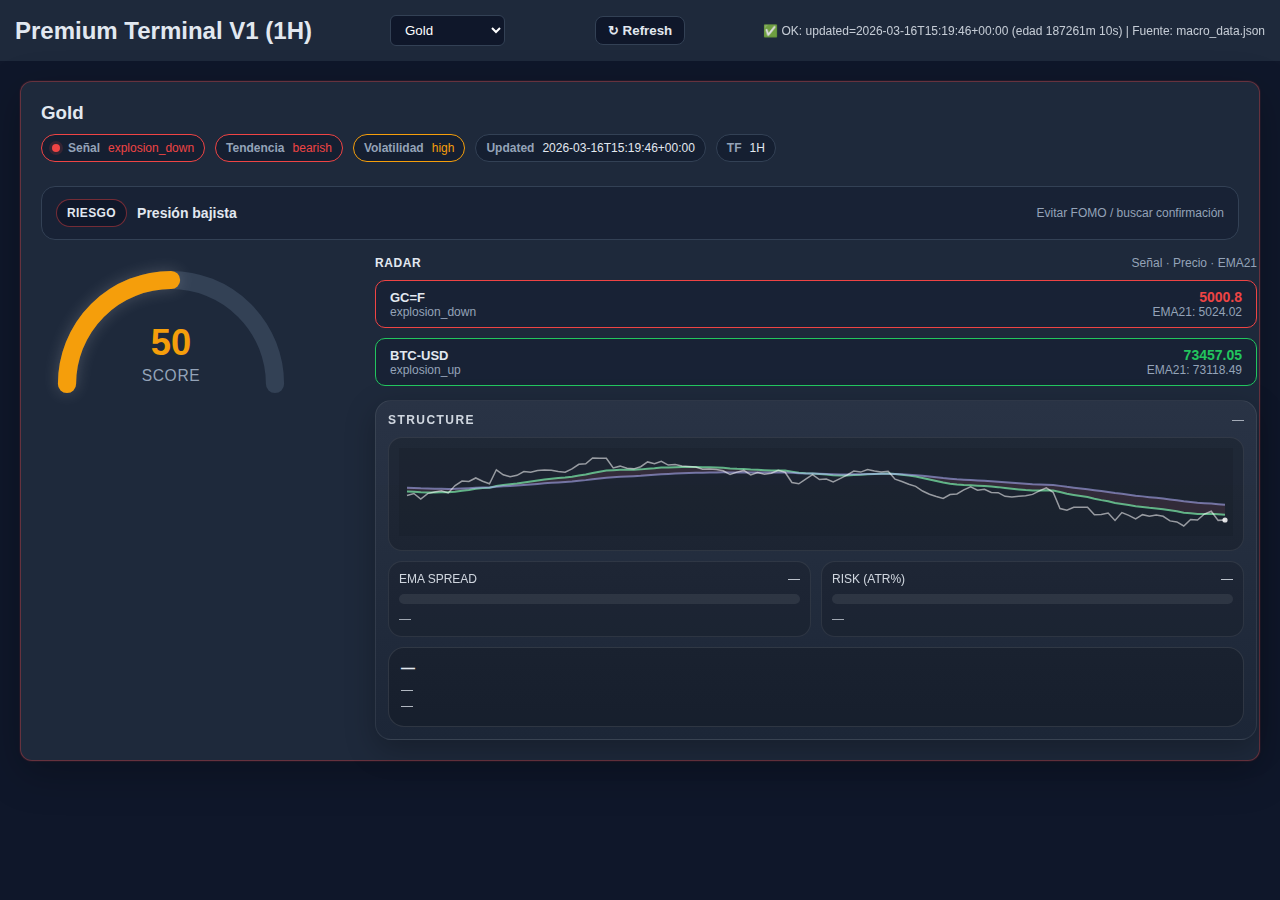
<file: docs/premium-terminal/index.html>
<!DOCTYPE html>
<html lang="es">
<head>
  <meta charset="UTF-8" />
  <title>Premium Terminal V1</title>

  <style>
    body {
      margin: 0;
      font-family: Arial, sans-serif;
      background: #0f172a;
      color: #e2e8f0;
    }

    header {
      padding: 15px;
      background: #1e293b;
      display: flex;
      justify-content: space-between;
      align-items: center;
      gap: 14px;
      flex-wrap: wrap;
    }

    select {
      padding: 6px 10px;
      background: #0f172a;
      color: white;
      border: 1px solid #334155;
      border-radius: 6px;
    }

    .content { padding: 20px; }

    .card {
      background: #1e293b;
      padding: 20px;
      border-radius: 12px;
      margin-bottom: 20px;
      border: 1px solid rgba(148,163,184,0.12);
    }

    /* ===== Velocímetro ===== */
    .gaugeWrap{
      display:flex;
      gap:18px;
      align-items:center;
      flex-wrap:wrap;
    }

    .gauge{
      width:260px;
      max-width:100%;
      height:auto;
    }

    .gBg{
      fill:none;
      stroke:#334155;
      stroke-width:14;
      stroke-linecap:round;
    }

    .gFg{
      fill:none;
      stroke: var(--gauge, #94a3b8);
      stroke-width:14;
      stroke-linecap:round;
      stroke-dasharray: 251.2;
      stroke-dashoffset: 251.2;
      transition: stroke-dashoffset 400ms ease, stroke 200ms ease;
    }

    .gScore{
      font-size:28px;
      font-weight:800;
      fill:#e2e8f0;
    }

    .gLabel{
      font-size:12px;
      fill:#94a3b8;
      letter-spacing:0.5px;
      text-transform:uppercase;
    }

    /* ===== UI PRO (chips) ===== */
    .rowTop{
      display:flex;
      justify-content:space-between;
      align-items:flex-start;
      gap:16px;
    }

    .badges{
      display:flex;
      gap:10px;
      flex-wrap:wrap;
      margin:10px 0 14px;
    }

    .badge{
      display:inline-flex;
      align-items:center;
      gap:8px;
      padding:6px 10px;
      border:1px solid #334155;
      border-radius:999px;
      background: rgba(15,23,42,0.55);
      font-size:12px;
      color:#e2e8f0;
    }

    .badge b{ font-weight:700; color:#94a3b8; }

    .dot{
      width:8px; height:8px; border-radius:50%;
      background:#94a3b8;
      box-shadow: 0 0 0 3px rgba(148,163,184,0.15);
    }

    .dot.up{
      background:#22c55e;
      box-shadow: 0 0 0 3px rgba(34,197,94,0.15);
    }
    .dot.down{
      background:#ef4444;
      box-shadow: 0 0 0 3px rgba(239,68,68,0.15);
    }

    /* ===== MARKET STATE (PRO) ===== */
    .stateBar{
      margin: 10px 0 14px;
      padding: 12px 14px;
      border: 1px solid #334155;
      border-radius: 14px;
      background: rgba(15,23,42,0.35);
      display:flex;
      align-items:center;
      justify-content:space-between;
      gap:12px;
    }

    .stateLeft{
      display:flex;
      align-items:center;
      gap:10px;
      flex-wrap:wrap;
    }

    .statePill{
      padding: 6px 10px;
      border-radius: 999px;
      font-size: 12px;
      font-weight: 800;
      letter-spacing: 0.4px;
      border: 1px solid #334155;
      background: rgba(2,6,23,0.35);
    }

    .stateText{
      font-size: 14px;
      color: #e2e8f0;
      font-weight: 700;
    }

    .stateHint{
      font-size: 12px;
      color:#94a3b8;
    }

    .statePill.up{ border-color: rgba(34,197,94,0.45); }
    .statePill.down{ border-color: rgba(239,68,68,0.45); }
    .statePill.neutral{ border-color: rgba(148,163,184,0.45); }

    /* ===== TOAST ALERT ===== */
    .toast{
      position: fixed;
      top: 20px;
      right: 20px;
      padding: 14px 18px;
      border-radius: 12px;
      font-weight: 700;
      font-size: 13px;
      color: white;
      box-shadow: 0 10px 30px rgba(0,0,0,0.3);
      z-index: 9999;
      opacity: 0;
      transform: translateY(-10px);
      transition: all 0.3s ease;
    }
    .toast.show{ opacity: 1; transform: translateY(0); }
    .toast.up{ background: #22c55e; }
    .toast.down{ background: #ef4444; }

    /* ===== Gauge color by score ===== */
    .gauge-red  { --gauge: #ef4444; }
    .gauge-amber{ --gauge: #f59e0b; }
    .gauge-green{ --gauge: #22c55e; }

    /* ===== Card tint by signal ===== */
    .card.tone-up{
      border-color: rgba(34,197,94,.35);
      box-shadow: 0 0 0 1px rgba(34,197,94,.08), 0 12px 40px rgba(0,0,0,.25);
    }
    .card.tone-down{
      border-color: rgba(239,68,68,.35);
      box-shadow: 0 0 0 1px rgba(239,68,68,.08), 0 12px 40px rgba(0,0,0,.25);
    }
    #gFg { filter: drop-shadow(0 0 6px rgba(255,255,255,.18)); }

    /* ===== LAYOUT 2 COLUMNAS (GAUGE + RADAR) ===== */
    .layout2{
      display:grid;
      grid-template-columns: 320px 1fr;
      gap: 14px;
      align-items: start;
      margin-top: 10px;
    }
    @media (max-width: 980px){
      .layout2{ grid-template-columns: 1fr; }
    }

    .radarHeader{
      display:flex;
      align-items:baseline;
      justify-content:space-between;
      gap:12px;
      margin: 2px 0 10px;
    }
    .radarTitle{
      font-weight:900;
      letter-spacing:.6px;
      font-size:12px;
      color:#e2e8f0;
    }
    .radarHint{
      font-size:12px;
      color:#94a3b8;
    }

    /* ===== RADAR LIST ===== */
    .radarList{
      display:flex;
      flex-direction:column;
      gap:10px;
    }

    .radarItem {
      display: grid;
      grid-template-columns: 120px 1fr auto;
      align-items: center;
      padding: 8px 14px;
      border: 1px solid #334155;
      border-radius: 10px;
      background: rgba(15,23,42,0.35);
      cursor: pointer;
      transition: all .15s ease;
    }

    .radarItem:hover {
      background: rgba(15,23,42,0.6);
      transform: translateY(-1px);
    }

    .radarSym{
      font-weight:900;
      font-size:13px;
    }
    .radarMeta{
      font-size:12px;
      color:#94a3b8;
    }
    .radarPrice{
      font-weight:900;
      font-size:14px;
      text-align:right;
    }
    .radarEma{
      font-size:12px;
      color:#94a3b8;
      text-align:right;
    }

  .refreshBtn{
  margin-left:12px;
  padding:6px 12px;
  background:#0f172a;
  border:1px solid #334155;
  color:#e2e8f0;
  border-radius:8px;
  cursor:pointer;
  font-weight:700;
  transition: all .15s ease;
}

.refreshBtn:hover{
  background:#1e293b;
  transform: translateY(-1px);
}

.refreshBtn:active{
  transform: translateY(0);
}

   .bloomberg-structure{
  margin-top:14px;
  border:1px solid rgba(255,255,255,.08);
  border-radius:16px;
  padding:12px;
  background: linear-gradient(180deg, rgba(255,255,255,.05), rgba(0,0,0,.06));
  box-shadow: 0 10px 30px rgba(0,0,0,.25);
}

.bb-head{
  display:flex;
  justify-content:space-between;
  align-items:baseline;
  margin-bottom:10px;
}
.bb-title{
  font-weight:700;
  letter-spacing:.12em;
  font-size:12px;
  opacity:.9;
}
.bb-sub{
  font-size:12px;
  opacity:.75;
}

.bb-chart-wrap{
  border:1px solid rgba(255,255,255,.08);
  border-radius:14px;
  padding:10px;
  background: rgba(0,0,0,.18);
}

.bb-meters{
  display:grid;
  grid-template-columns:1fr 1fr;
  gap:10px;
  margin-top:10px;
}
.bb-meter{
  border:1px solid rgba(255,255,255,.08);
  border-radius:14px;
  padding:10px;
  background: rgba(0,0,0,.14);
}
.bb-meter-label{
  display:flex;
  justify-content:space-between;
  font-size:12px;
  opacity:.9;
  margin-bottom:8px;
}
.bb-bar{
  height:10px;
  border-radius:999px;
  background: rgba(255,255,255,.08);
  overflow:hidden;
}
.bb-bar-fill{
  height:100%;
  width:0%;
  border-radius:999px;
  background: rgba(130,255,180,.75); /* base; luego JS cambia */
  box-shadow: 0 0 20px rgba(130,255,180,.25);
}
.bb-meter-hint{
  margin-top:8px;
  font-size:12px;
  opacity:.75;
}

.bb-decision{
  margin-top:10px;
  border-radius:16px;
  padding:12px;
  border:1px solid rgba(255,255,255,.10);
  background: rgba(0,0,0,.18);
}
.bb-decision-mode{
  font-weight:800;
  font-size:14px;
  letter-spacing:.08em;
  margin-bottom:6px;
}
.bb-decision-line{
  font-size:12px;
  opacity:.85;
  line-height:1.35;
} 
    
  </style>
</head>

<body>
 <header>
  <h2 style="margin:0;">Premium Terminal V1 (1H)</h2>
  <select id="assetSelect"></select>

  <button id="refreshBtn" class="refreshBtn">↻ Refresh</button>

  <div id="dataHealth" style="opacity:.85;font-size:12px;"></div>
</header>

  <div class="content">
    <div id="mainCard" class="card">
      <div class="rowTop">
        <div>
          <h3 id="assetName" style="margin:0;">Selecciona un activo</h3>

          <div class="badges">
            <span id="badgeSignal" class="badge">
              <span id="sigDot" class="dot"></span>
              <b>Señal</b> <span id="uiSignal">—</span>
            </span>
            <span id="badgeTrend" class="badge"><b>Tendencia</b> <span id="uiTrend">—</span></span>
            <span id="badgeVol" class="badge"><b>Volatilidad</b> <span id="uiVol">—</span></span>
            <span class="badge"><b>Updated</b> <span id="uiUpdated">—</span></span>
            <span class="badge"><b>TF</b> 1H</span>
          </div>
        </div>
      </div>

      <div class="stateBar">
        <div class="stateLeft">
          <span id="uiStatePill" class="statePill neutral">ESTADO</span>
          <span id="uiStateText" class="stateText">—</span>
        </div>
        <span id="uiStateHint" class="stateHint">—</span>
      </div>

      <!-- ===== GAUGE + RADAR (PRO) ===== -->
      <div class="layout2">
        <div class="leftPane">
          <div class="gaugeWrap">
            <svg id="scoreGauge" viewBox="0 0 200 120" class="gauge">
              <path id="gBg" d="M 20 100 A 80 80 0 0 1 180 100" class="gBg"></path>
              <path id="gFg" d="M 20 100 A 80 80 0 0 1 180 100" class="gFg"></path>

              <text id="gScore" x="100" y="78" text-anchor="middle" class="gScore">—</text>
              <text id="gLabel" x="100" y="98" text-anchor="middle" class="gLabel">Score</text>
            </svg>
          </div>
        </div>

        <div class="rightPane">
          <div class="radarHeader">
            <div class="radarTitle">RADAR</div>
            <div class="radarHint">Señal · Precio · EMA21</div>
          </div>
          <div id="radarList" class="radarList"></div>

          <!-- ===== BLOOMBERG STRUCTURE (EMA) ===== -->
<section class="bloomberg-structure">
  <div class="bb-head">
    <div class="bb-title">STRUCTURE</div>
    <div class="bb-sub" id="bbRegime">—</div>
  </div>

  <div class="bb-chart-wrap">
    <canvas id="emaCanvas" height="88"></canvas>
  </div>

  <div class="bb-meters">
    <div class="bb-meter">
      <div class="bb-meter-label">
        <span>EMA SPREAD</span>
        <span id="bbSpreadVal">—</span>
      </div>
      <div class="bb-bar">
        <div class="bb-bar-fill" id="bbSpreadFill"></div>
      </div>
      <div class="bb-meter-hint" id="bbSpreadHint">—</div>
    </div>

    <div class="bb-meter">
      <div class="bb-meter-label">
        <span>RISK (ATR%)</span>
        <span id="bbAtrVal">—</span>
      </div>
      <div class="bb-bar">
        <div class="bb-bar-fill" id="bbAtrFill"></div>
      </div>
      <div class="bb-meter-hint" id="bbAtrHint">—</div>
    </div>
  </div>

  <div class="bb-decision" id="bbDecision">
    <div class="bb-decision-mode" id="bbMode">—</div>
    <div class="bb-decision-line" id="bbLine1">—</div>
    <div class="bb-decision-line" id="bbLine2">—</div>
  </div>
</section>
          
        </div>
      </div>

    </div>
  </div>

  <script>
    let watchlistData = {};
    let macroData = { meta: {}, assets: {}, series: {} };
    let currentAsset = null;

    let refreshTimer = null;
    let watchlistLoaded = false;
    let lastSignal = {}; // por símbolo

    const REFRESH_MS = 60000; // 60s
    const JSON_URL = "macro_data.json";
    const FREEZE_WARN_MS = 10 * 60_000; // 10 min

    let lastUpdatedISO = null;
    let lastUpdatedSeenAt = null;

    async function fetchJson(url) {
      const r = await fetch(url + "?v=" + Date.now());
      if (!r.ok) throw new Error(url + " HTTP " + r.status);
      return await r.json();
    }

    function setHealth(text, level = "good") {
      const el = document.getElementById("dataHealth");
      if (!el) return;
      el.textContent = text;
      el.classList.remove("good", "warn", "bad");
      el.classList.add(level);
    }

    function fmtAge(ms) {
      const s = Math.max(0, Math.floor(ms / 1000));
      const m = Math.floor(s / 60);
      const r = s % 60;
      return m <= 0 ? `${s}s` : `${m}m ${r}s`;
    }

    function parseUpdatedTs(macro) {
      const iso = macro?.meta?.updated_utc || macro?.meta?.updated || macro?.updated || null;
      if (!iso) return { iso: null, ts: null };
      const ts = Date.parse(iso);
      return { iso, ts: Number.isFinite(ts) ? ts : null };
    }

    /* =========================
       RADAR (GLOBAL ✅ ÚNICO)
       ========================= */
    function buildRadar() {
      const radar = document.getElementById("radarList");
      if (!radar) {
        console.warn("No existe #radarList en el DOM");
        return;
      }

      radar.innerHTML = "";

      // lista mínima segura (luego ampliamos)
      const symbols = ["GC=F", "BTC-USD"];

      symbols.forEach((sym) => {
        const data = macroData.assets?.[sym];
        if (!data) return;

        let color = "#94a3b8";
        if (data.signal === "explosion_up") color = "#22c55e";
        if (data.signal === "explosion_down") color = "#ef4444";

        const div = document.createElement("div");
        div.className = "radarItem";
        div.style.borderColor = color;

        div.innerHTML = `
          <div>
            <div class="radarSym">${sym}</div>
            <div class="radarMeta">${data.signal ?? "—"}</div>
          </div>

          <div></div>

          <div>
            <div class="radarPrice" style="color:${color}">${data.price ?? "—"}</div>
            <div class="radarEma">EMA21: ${data.ema21 ?? "—"}</div>
          </div>
        `;

        div.addEventListener("click", () => {
          currentAsset = sym;
          const sel = document.getElementById("assetSelect");
          if (sel) sel.value = sym;
          updateAssetView();
        });

        radar.appendChild(div);
      });
    }

    function buildSelector() {
      const select = document.getElementById("assetSelect");
      if (!select) return;

      select.innerHTML = "";

      for (const category in watchlistData) {
        const group = document.createElement("optgroup");
        group.label = category;

        (watchlistData[category] || []).forEach((asset) => {
          const option = document.createElement("option");
          option.value = asset.symbol;
          option.textContent = asset.name;
          group.appendChild(option);
        });

        select.appendChild(group);
      }

      select.addEventListener("change", () => {
        currentAsset = select.value;
        updateAssetView();
      });

      currentAsset = select.value;
    }

    function beep() {
      try {
        const ctx = new (window.AudioContext || window.webkitAudioContext)();
        const o = ctx.createOscillator();
        const g = ctx.createGain();
        o.connect(g); g.connect(ctx.destination);
        o.type = "sine";
        o.frequency.value = 880;
        g.gain.value = 0.05;
        o.start();
        setTimeout(() => { o.stop(); ctx.close(); }, 120);
      } catch (e) {}
    }

    async function loadData() {
      try {
        if (!watchlistLoaded) {
          watchlistData = await fetchJson("watchlist.json");
          watchlistLoaded = true;
          buildSelector();
        }

        macroData = await fetchJson(JSON_URL);

        const { iso, ts } = parseUpdatedTs(macroData);
        const now = Date.now();

        if (iso && ts) {
          const age = now - ts;

          let level = "good";
          if (age > 10 * 60_000) level = "bad";
          else if (age > 5 * 60_000) level = "warn";

          const frozen =
            lastUpdatedISO &&
            iso === lastUpdatedISO &&
            lastUpdatedSeenAt &&
            (now - lastUpdatedSeenAt) > FREEZE_WARN_MS;

          if (frozen) {
            setHealth(`⚠️ Datos congelados: updated=${iso} (edad ${fmtAge(age)}) | Fuente: ${JSON_URL}`, "bad");
          } else {
            setHealth(`✅ OK: updated=${iso} (edad ${fmtAge(age)}) | Fuente: ${JSON_URL}`, level);
          }

          if (iso !== lastUpdatedISO) {
            lastUpdatedISO = iso;
            lastUpdatedSeenAt = now;
          } else if (!lastUpdatedSeenAt) {
            lastUpdatedSeenAt = now;
          }
        } else {
          setHealth(`⚠️ No encuentro updated en JSON | Fuente: ${JSON_URL}`, "warn");
        }

        if (!macroData || typeof macroData !== "object") macroData = { meta: {}, assets: {} };
        if (!macroData.assets || typeof macroData.assets !== "object") macroData.assets = {};
        if (!macroData.series || typeof macroData.series !== "object") macroData.series = {};
        const sel = document.getElementById("assetSelect");
        if (!currentAsset && sel) currentAsset = sel.value;

        updateAssetView();
        buildRadar();

      } catch (err) {
        console.error(err);
        setHealth(`❌ Error cargando JSON | Fuente: ${JSON_URL}`, "bad");
        const title = document.getElementById("assetName");
        if (title) title.textContent = "ERROR: " + err.message;
      }
    }

    function updateAssetView() {
      const select = document.getElementById("assetSelect");
      const title  = document.getElementById("assetName");

      const uiTrend   = document.getElementById("uiTrend");
      const uiVol     = document.getElementById("uiVol");
      const uiSignal  = document.getElementById("uiSignal");
      const uiUpdated = document.getElementById("uiUpdated");

      const gScore = document.getElementById("gScore");
      const gFg    = document.getElementById("gFg");
      const sigDot = document.getElementById("sigDot");

      const uiStatePill = document.getElementById("uiStatePill");
      const uiStateText = document.getElementById("uiStateText");
      const uiStateHint = document.getElementById("uiStateHint");

      if (!select || !title) return;

      if (!currentAsset) currentAsset = select.value;
      if (select.value !== currentAsset) select.value = currentAsset;

      const assetName = select.selectedOptions?.[0]?.textContent || currentAsset || "Activo";
      title.textContent = assetName;

      const assetData = macroData.assets?.[currentAsset];
      console.log("ASSET", currentAsset, "score=", assetData?.score, "trend=", assetData?.trend, "sig=", assetData?.signal);

      const setState = (pillClass, pillText, text, hint) => {
        if (uiStatePill) {
          uiStatePill.className = `statePill ${pillClass}`;
          uiStatePill.textContent = pillText;
        }
        if (uiStateText) uiStateText.textContent = text;
        if (uiStateHint) uiStateHint.textContent = hint;
      };

      if (!assetData) {
        title.textContent += " (sin datos aún)";
        if (uiTrend) uiTrend.textContent = "—";
        if (uiVol) uiVol.textContent = "—";
        if (uiSignal) uiSignal.textContent = "—";
        if (uiUpdated) uiUpdated.textContent = macroData?.meta?.updated_utc || "—";

        if (sigDot) sigDot.className = "dot";
        if (gScore) gScore.textContent = "—";
        if (gFg) {
          gFg.style.stroke = "#94a3b8";
          gFg.style.strokeDashoffset = "251.2";
        }

        const mainCard = document.getElementById("mainCard");
        if (mainCard) mainCard.classList.remove("tone-up","tone-down");

        document.body.classList.remove("gauge-red","gauge-amber","gauge-green");

        setState("neutral", "ESTADO", "Sin datos", "Esperando actualización");
        return;
      }

      const trend = String(assetData.trend ?? "—");
      const vol   = String(assetData.volatility ?? "—");
      const sig   = String(assetData.signal ?? "—");

      const mainCard = document.getElementById("mainCard");
      if (mainCard){
        mainCard.classList.remove("tone-up","tone-down");
        if (sig === "explosion_up") mainCard.classList.add("tone-up");
        if (sig === "explosion_down") mainCard.classList.add("tone-down");
      }

      const prevSig = lastSignal[currentAsset];
      if (prevSig && prevSig !== sig) {
        console.log(`[ALERTA] ${currentAsset}: ${prevSig} -> ${sig}`);
        beep();
        if (sig === "explosion_up") showToast(`${assetName} – EXPLOSION UP`, "up");
        if (sig === "explosion_down") showToast(`${assetName} – EXPLOSION DOWN`, "down");
      }
      lastSignal[currentAsset] = sig;

      // chips
      const bSig = document.getElementById("badgeSignal");
      const bTr  = document.getElementById("badgeTrend");
      const bVol = document.getElementById("badgeVol");

      function paint(el, color){
        if (!el) return;
        el.style.borderColor = color;
        el.style.color = color;
      }

      if (sig === "explosion_up") paint(bSig, "#22c55e");
      else if (sig === "explosion_down") paint(bSig, "#ef4444");
      else paint(bSig, "#94a3b8");

      if (trend.toLowerCase() === "bullish") paint(bTr, "#22c55e");
      else if (trend.toLowerCase() === "bearish") paint(bTr, "#ef4444");
      else paint(bTr, "#94a3b8");

      if (vol.toLowerCase() === "low") paint(bVol, "#22c55e");
      else if (vol.toLowerCase() === "high") paint(bVol, "#f59e0b");
      else paint(bVol, "#94a3b8");

      if (uiTrend) uiTrend.textContent = trend;
      if (uiVol) uiVol.textContent = vol;
      if (uiSignal) uiSignal.textContent = sig;
      if (uiUpdated) uiUpdated.textContent = macroData?.meta?.updated_utc || "—";

      // gauge
      const score = Number(assetData.score ?? 0);
      const clamped = Math.max(0, Math.min(100, score));

      document.body.classList.remove("gauge-red","gauge-amber","gauge-green");
      if (clamped < 40) document.body.classList.add("gauge-red");
      else if (clamped <= 70) document.body.classList.add("gauge-amber");
      else document.body.classList.add("gauge-green");

      if (gScore) {
        gScore.textContent = String(clamped);
        if (clamped < 40) gScore.style.fill = "#ef4444";
        else if (clamped <= 70) gScore.style.fill = "#f59e0b";
        else gScore.style.fill = "#22c55e";
      }

      const total = 251.2;
      const offset = total * (1 - clamped / 100);

      let color = "#94a3b8";
      if (clamped < 40) color = "#ef4444";
      else if (clamped <= 70) color = "#f59e0b";
      else color = "#22c55e";

      if (gFg) {
        gFg.style.stroke = color;
        gFg.style.strokeDasharray = String(total);
        gFg.style.strokeDashoffset = String(offset);
      }

      if (sigDot) {
        sigDot.className = "dot";
        if (sig === "explosion_up") sigDot.classList.add("up");
        if (sig === "explosion_down") sigDot.classList.add("down");
      }

      // Market state
      const volLow = (vol.toLowerCase() === "low");
      const bullish = (trend.toLowerCase() === "bullish");
      const bearish = (trend.toLowerCase() === "bearish");

      if (clamped >= 75 && bullish && sig === "explosion_up") {
        setState("up", "MOMENTUM", "Impulso fuerte", "Probable continuación (ojo pullbacks)");
      } else if (sig === "explosion_down" || clamped <= 35) {
        setState("down", "RIESGO", "Presión bajista", "Evitar FOMO / buscar confirmación");
      } else if (volLow && clamped >= 40 && clamped <= 70) {
        setState("neutral", "COMPR.", "Compresión", "Posible salida en breve (esperar señal)");
      } else if (bearish && clamped < 55) {
        setState("down", "BAJISTA", "Sesgo bajista", "Rebotes = posible venta");
      } else {
        setState("neutral", "NEUTRAL", "Mercado mixto", "Esperar mejor ventana");
      }
      
            // ===== BLOOMBERG STRUCTURE (EMA) =====
try {
  const asset = { ...assetData };

  // atr_pct a %
  if (asset.atr_pct != null) {
    const v = Number(asset.atr_pct);
    asset.atr_pct = (Number.isFinite(v) && v < 1) ? (v * 100) : v;
  }

  if (asset.ema50 == null) asset.ema50 = asset.ema21;

  // ✅ series correcta desde TU macroData (macro_data.json)
  const sym = currentAsset; 
  const seriesArr = (macroData && macroData.series && macroData.series[sym]) ? macroData.series[sym] : null;

  console.log("SERIES OK?", sym, Array.isArray(seriesArr), seriesArr?.length);

  renderBloombergStructure(asset, seriesArr);

} catch (e) {
  console.warn("Bloomberg Structure error:", e);
}
}
    function startAutoRefresh() {
      if (refreshTimer) clearInterval(refreshTimer);
      refreshTimer = setInterval(loadData, REFRESH_MS);
    }

    function showToast(message, type){
      const t = document.createElement("div");
      t.className = `toast ${type}`;
      t.textContent = message;
      document.body.appendChild(t);

      setTimeout(() => t.classList.add("show"), 50);

      setTimeout(() => {
        t.classList.remove("show");
        setTimeout(() => t.remove(), 300);
      }, 4000);
    }

    document.addEventListener("DOMContentLoaded", () => {
  loadData();
  startAutoRefresh();

  const rb = document.getElementById("refreshBtn");
  if (rb) rb.addEventListener("click", loadData);
});

    function pct(n){ return (n*100).toFixed(2) + "%"; }
function clamp01(x){ return Math.max(0, Math.min(1, x)); }

// Clasificador de régimen Bloomberg-style
function calcRegime({signal, score, ema21, ema50, atr_pct, spread_pct}) {
  const trendBull = ema21 > ema50;
  const highScore = score >= 75;
  const medScore  = score >= 60 && score < 75;

  const lowVol = atr_pct !== null && atr_pct <= 0.7;
  const highVol = atr_pct !== null && atr_pct >= 1.2;

  const compression = spread_pct !== null && spread_pct < 0.15; // % muy pegadas
  const healthyExp  = spread_pct !== null && spread_pct >= 0.15 && spread_pct <= 0.80;
  const extended    = spread_pct !== null && spread_pct > 0.80;

  // Decisión base
  if (highScore && !highVol && healthyExp && (signal === "explosion_up" || signal === "explosion_down")) {
    return { mode: "MODO ATAQUE", sub: trendBull ? "Bull Expansion" : "Bear Expansion" };
  }
  if (compression && (medScore || highScore)) {
    return { mode: "MODO VIGILANCIA", sub: "Compression / Pre-break" };
  }
  if (highVol || extended) {
    return { mode: "MODO DEFENSA", sub: "High Risk / Extended" };
  }
  return { mode: "MODO ESPERA", sub: "No Edge" };
}

function setBar(el, value01, tone){
  el.style.width = (value01*100).toFixed(0) + "%";
  // tono: "green"|"yellow"|"red"
  if (tone==="green") el.style.background = "rgba(130,255,180,.78)";
  if (tone==="yellow") el.style.background = "rgba(255,210,120,.78)";
  if (tone==="red") el.style.background = "rgba(255,120,140,.78)";
}


function renderBloombergStructure(asset, series){
  const price = Number(asset.price);
  const ema21 = Number(asset.ema21);
  const ema50 = Number(asset.ema50);

  // Mini chart (canvas): price + EMA21 + EMA50
  let parsedSeries = null;
  if (Array.isArray(series)) {
    parsedSeries = {
      price: series.map(x => x.price),
      ema21: series.map(x => x.ema21),
      ema50: series.map(x => x.ema50)
    };
  }

  drawEmaCanvas("emaCanvas", parsedSeries, { price, ema21, ema50 });
}

// Dibujo canvas sencillo (no depende de librerías)
function drawEmaCanvas(canvasId, series, last){
  const c = document.getElementById(canvasId);
  if (!c) return;

  const ctx = c.getContext("2d");
  const w = c.width = c.parentElement.clientWidth - 2;
  const h = c.height;

  // Fondo
  ctx.clearRect(0,0,w,h);
  ctx.fillStyle = "rgba(0,0,0,.08)";
  ctx.fillRect(0,0,w,h);

  const p   = (series && series.price && series.price.length) ? series.price : [last.price];
  const e21 = (series && series.ema21 && series.ema21.length) ? series.ema21 : [last.ema21];
  const e50 = (series && series.ema50 && series.ema50.length) ? series.ema50 : [last.ema50];

  const n = Math.max(p.length, e21.length, e50.length);
  const get = (arr,i)=> arr[Math.min(arr.length-1,i)];

  // rango
  let min=Infinity,max=-Infinity;
  for(let i=0;i<n;i++){
    const a=[get(p,i),get(e21,i),get(e50,i)];
    a.forEach(v=>{ min=Math.min(min,v); max=Math.max(max,v); });
  }
  if (!Number.isFinite(min) || !Number.isFinite(max) || min===max){ min-=1; max+=1; }

  const X = i => (i/(n-1||1))*(w-16)+8;
  const Y = v => (h-10) - ((v-min)/(max-min))*(h-20);

  // banda entre EMAs
  ctx.beginPath();
  for(let i=0;i<n;i++){
    const x=X(i), y=Y(get(e21,i));
    if(i===0) ctx.moveTo(x,y); else ctx.lineTo(x,y);
  }
  for(let i=n-1;i>=0;i--){
    const x=X(i), y=Y(get(e50,i));
    ctx.lineTo(x,y);
  }
  ctx.closePath();
  ctx.fillStyle = (last.ema21>last.ema50) ? "rgba(130,255,180,.10)" : "rgba(255,120,140,.10)";
  ctx.fill();

  // ema21
  ctx.beginPath();
  for(let i=0;i<n;i++){
    const x=X(i), y=Y(get(e21,i));
    if(i===0) ctx.moveTo(x,y); else ctx.lineTo(x,y);
  }
  ctx.strokeStyle = "rgba(130,255,180,.65)";
  ctx.lineWidth = 2;
  ctx.stroke();

  // ema50
  ctx.beginPath();
  for(let i=0;i<n;i++){
    const x=X(i), y=Y(get(e50,i));
    if(i===0) ctx.moveTo(x,y); else ctx.lineTo(x,y);
  }
  ctx.strokeStyle = "rgba(180,180,255,.55)";
  ctx.lineWidth = 2;
  ctx.stroke();

  // precio
  ctx.beginPath();
  for(let i=0;i<n;i++){
    const x=X(i), y=Y(get(p,i));
    if(i===0) ctx.moveTo(x,y); else ctx.lineTo(x,y);
  }
  ctx.strokeStyle = "rgba(255,255,255,.55)";
  ctx.lineWidth = 1.5;
  ctx.stroke();

  // último punto
  ctx.beginPath();
  ctx.arc(X(n-1), Y(get(p,n-1)), 2.6, 0, Math.PI*2);
  ctx.fillStyle = "rgba(255,255,255,.85)";
  ctx.fill();
}

</script>
</body>
</html>
</file>
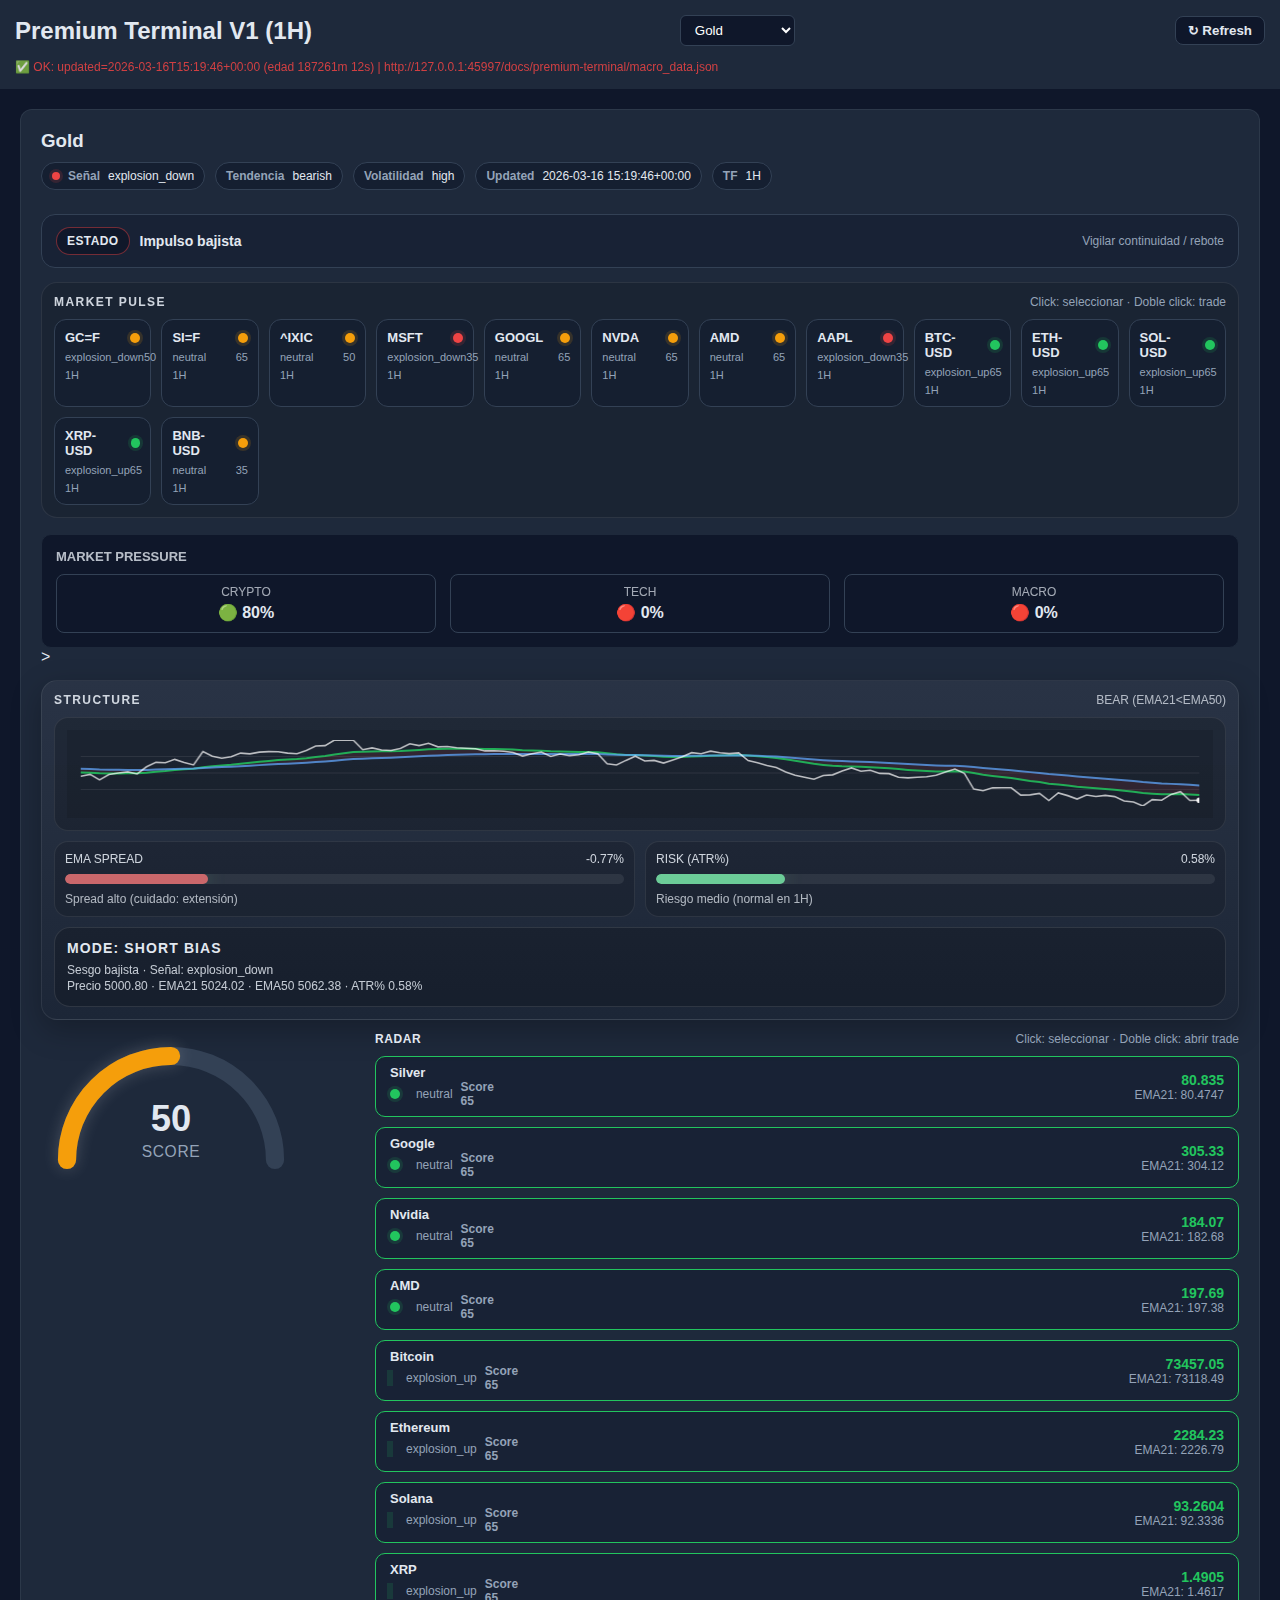
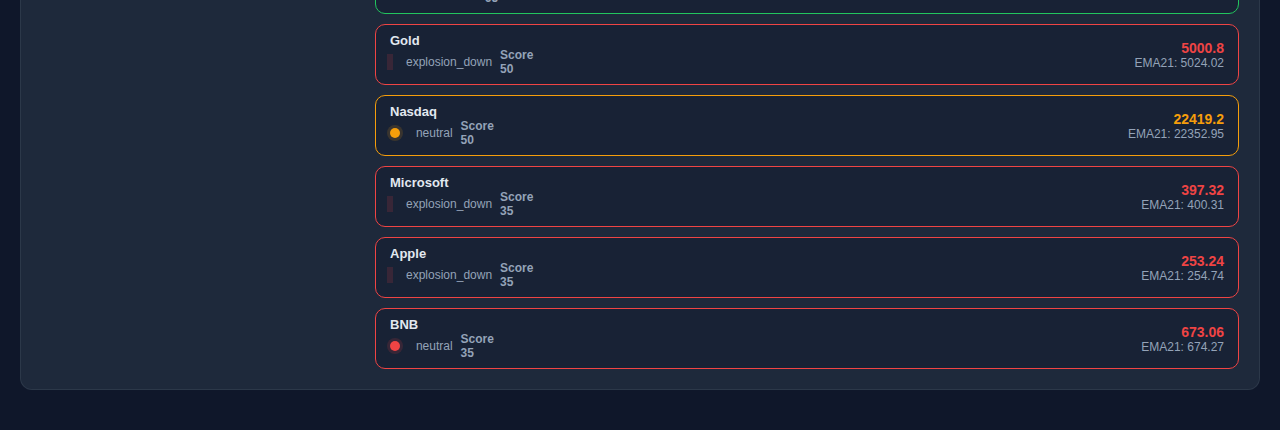
<file: docs/premium-terminal/index_backup.html>
<!DOCTYPE html>
<html lang="es">
<head>
  <meta charset="UTF-8" />
  <title>Premium Terminal V1</title>
  <link rel="icon" type="image/png" sizes="32x32" href="/oro-alert-bot/premium-terminal/favicon.png">

  <style>
    body { margin:0; font-family: Arial, sans-serif; background:#0f172a; color:#e2e8f0; }
    header{
      padding:15px; background:#1e293b; display:flex; justify-content:space-between;
      align-items:center; gap:14px; flex-wrap:wrap;
    }
    select{ padding:6px 10px; background:#0f172a; color:white; border:1px solid #334155; border-radius:6px; }
    .content{ padding:20px; }
    .card{
      background:#1e293b; padding:20px; border-radius:12px; margin-bottom:20px;
      border:1px solid rgba(148,163,184,0.12);
    }

    /* ===== UI PRO (chips) ===== */
    .rowTop{ display:flex; justify-content:space-between; align-items:flex-start; gap:16px; }
    .badges{ display:flex; gap:10px; flex-wrap:wrap; margin:10px 0 14px; }
    .badge{
      display:inline-flex; align-items:center; gap:8px; padding:6px 10px;
      border:1px solid #334155; border-radius:999px; background: rgba(15,23,42,0.55);
      font-size:12px; color:#e2e8f0;
    }
    .badge b{ font-weight:700; color:#94a3b8; }

    .dot{ width:8px; height:8px; border-radius:50%; background:#94a3b8; box-shadow:0 0 0 3px rgba(148,163,184,0.15); }
    .dot.up{ background:#22c55e; box-shadow:0 0 0 3px rgba(34,197,94,0.15); }
    .dot.down{ background:#ef4444; box-shadow:0 0 0 3px rgba(239,68,68,0.15); }

    /* ===== MARKET STATE ===== */
    .stateBar{
      margin:10px 0 14px; padding:12px 14px; border:1px solid #334155; border-radius:14px;
      background: rgba(15,23,42,0.35); display:flex; align-items:center; justify-content:space-between; gap:12px;
    }
    .stateLeft{ display:flex; align-items:center; gap:10px; flex-wrap:wrap; }
    .statePill{
      padding:6px 10px; border-radius:999px; font-size:12px; font-weight:800; letter-spacing:.4px;
      border:1px solid #334155; background: rgba(2,6,23,0.35);
    }
    .stateText{ font-size:14px; color:#e2e8f0; font-weight:700; }
    .stateHint{ font-size:12px; color:#94a3b8; }
    .statePill.up{ border-color: rgba(34,197,94,0.45); }
    .statePill.down{ border-color: rgba(239,68,68,0.45); }
    .statePill.neutral{ border-color: rgba(148,163,184,0.45); }

    /* ===== Refresh button ===== */
    .refreshBtn{
      margin-left:12px; padding:6px 12px; background:#0f172a; border:1px solid #334155; color:#e2e8f0;
      border-radius:8px; cursor:pointer; font-weight:700; transition: all .15s ease;
    }
    .refreshBtn:hover{ background:#1e293b; transform: translateY(-1px); }
    .refreshBtn:active{ transform: translateY(0); }

    /* ===== GAUGE ===== */
    .gaugeWrap{ display:flex; gap:18px; align-items:center; flex-wrap:wrap; }
    .gauge{ width:260px; max-width:100%; height:auto; }
    .gBg{ fill:none; stroke:#334155; stroke-width:14; stroke-linecap:round; }
    .gFg{
      fill:none; stroke: var(--gauge, #94a3b8); stroke-width:14; stroke-linecap:round;
      stroke-dasharray: 251.2; stroke-dashoffset: 251.2;
      transition: stroke-dashoffset 400ms ease, stroke 200ms ease;
      filter: drop-shadow(0 0 6px rgba(255,255,255,.18));
    }
    .gScore{ font-size:28px; font-weight:800; fill:#e2e8f0; }
    .gLabel{ font-size:12px; fill:#94a3b8; letter-spacing:0.5px; text-transform:uppercase; }

    .gauge-red{ --gauge:#ef4444; }
    .gauge-amber{ --gauge:#f59e0b; }
    .gauge-green{ --gauge:#22c55e; }

    /* ===== Bloombergy structure ===== */
    .bloomberg-structure{
      margin-top:14px; border:1px solid rgba(255,255,255,.08); border-radius:16px; padding:12px;
      background: linear-gradient(180deg, rgba(255,255,255,.05), rgba(0,0,0,.06));
      box-shadow: 0 10px 30px rgba(0,0,0,.25);
    }
    .bb-head{ display:flex; justify-content:space-between; align-items:baseline; margin-bottom:10px; }
    .bb-title{ font-weight:700; letter-spacing:.12em; font-size:12px; opacity:.9; }
    .bb-sub{ font-size:12px; opacity:.75; }
    .bb-chart-wrap{
      border:1px solid rgba(255,255,255,.08); border-radius:14px; padding:12px;
      background: rgba(0,0,0,.18); overflow:hidden;
    }
    .bb-chart-wrap canvas{ width:100% !important; height:88px !important; display:block; }

    .bb-meters{ display:grid; grid-template-columns:1fr 1fr; gap:10px; margin-top:10px; }
    .bb-meter{ border:1px solid rgba(255,255,255,.08); border-radius:14px; padding:10px; background: rgba(0,0,0,.14); }
    .bb-meter-label{ display:flex; justify-content:space-between; font-size:12px; opacity:.9; margin-bottom:8px; }
    .bb-bar{ height:10px; border-radius:999px; background: rgba(255,255,255,.08); overflow:hidden; }
    .bb-bar-fill{
      height:100%; width:0%; border-radius:999px; background: rgba(130,255,180,.75);
      box-shadow: 0 0 20px rgba(130,255,180,.25);
    }
    .bb-meter-hint{ margin-top:8px; font-size:12px; opacity:.75; }

    .bb-decision{ margin-top:10px; border-radius:16px; padding:12px; border:1px solid rgba(255,255,255,.10); background: rgba(0,0,0,.18); }
    .bb-decision-mode{ font-weight:800; font-size:14px; letter-spacing:.08em; margin-bottom:6px; }
    .bb-decision-line{ font-size:12px; opacity:.85; line-height:1.35; }

    /* ===== Layout ===== */
    .layout2{ display:grid; grid-template-columns:320px 1fr; gap:14px; align-items:start; margin-top:10px; }
    @media (max-width: 980px){ .layout2{ grid-template-columns:1fr; } }

    .radarHeader{ display:flex; align-items:baseline; justify-content:space-between; gap:12px; margin:2px 0 10px; }
    .radarTitle{ font-weight:900; letter-spacing:.6px; font-size:12px; color:#e2e8f0; }
    .radarHint{ font-size:12px; color:#94a3b8; }

    .radarList{ display:flex; flex-direction:column; gap:10px; }
    .radarItem{
      display:grid; grid-template-columns:120px 1fr auto; align-items:center;
      padding:8px 14px; border:1px solid #334155; border-radius:10px;
      background: rgba(15,23,42,0.35); cursor:pointer; transition: all .15s ease;
    }
    .radarItem:hover{ background: rgba(15,23,42,0.6); transform: translateY(-1px); }
    .radarSym{ font-weight:900; font-size:13px; }
    .radarMeta{ font-size:12px; color:#94a3b8; }
    .radarPrice{ font-weight:900; font-size:14px; text-align:right; }
    .radarEma{ font-size:12px; color:#94a3b8; text-align:right; }

    .tl{ width:10px; height:10px; border-radius:999px; display:inline-block; margin-right:8px; box-shadow:0 0 0 3px rgba(148,163,184,0.12); }
    .tl.g{ background:#22c55e; box-shadow:0 0 0 3px rgba(34,197,94,0.15); }
    .tl.y{ background:#f59e0b; box-shadow:0 0 0 3px rgba(245,158,11,0.15); }
    .tl.r{ background:#ef4444; box-shadow:0 0 0 3px rgba(239,68,68,0.15); }
    .tl.w{ background:#94a3b8; box-shadow:0 0 0 3px rgba(148,163,184,0.15); }

    .radarMetaRow{ display:flex; align-items:center; gap:8px; }
    .radarScore{ font-size:12px; color:#94a3b8; font-weight:800; }

    #dataHealth.good{ color:#22c55e; }
    #dataHealth.warn{ color:#f59e0b; }
    #dataHealth.bad { color:#ef4444; }

    /* ===== MARKET PULSE ===== */
    .pulseWrap{
      margin-top:14px;
      border:1px solid rgba(255,255,255,.08);
      border-radius:16px;
      padding:12px;
      background: rgba(0,0,0,.12);
    }
    .pulseHeader{ display:flex; justify-content:space-between; align-items:baseline; gap:10px; margin-bottom:10px; }
    .pulseTitle{ font-weight:900; letter-spacing:.12em; font-size:12px; opacity:.9; }
    .pulseHint{ font-size:12px; color:#94a3b8; }

    .pulseGrid{
      display:grid;
      grid-template-columns: repeat(auto-fit, minmax(92px, 1fr));
      gap:10px;
    }
    .pulseCell{
      border:1px solid #334155;
      border-radius:12px;
      padding:10px;
      background: rgba(15,23,42,0.35);
      cursor:pointer;
      transition: all .15s ease;
      display:flex;
      flex-direction:column;
      gap:6px;
      min-height:62px;
    }
    .pulseCell:hover{ background: rgba(15,23,42,0.60); transform: translateY(-1px); }

    .pulseTop{ display:flex; justify-content:space-between; align-items:center; gap:8px; }
    .pulseSym{ font-weight:900; font-size:13px; }
    .pulseLed{
      width:10px; height:10px; border-radius:999px;
      background:#94a3b8;
      box-shadow:0 0 0 3px rgba(148,163,184,.12);
    }
    .pulseLed.g{ background:#22c55e; box-shadow:0 0 0 3px rgba(34,197,94,.15); }
    .pulseLed.r{ background:#ef4444; box-shadow:0 0 0 3px rgba(239,68,68,.15); }
    .pulseLed.y{ background:#f59e0b; box-shadow:0 0 0 3px rgba(245,158,11,.15); }

    .pulseTf{ font-size:11px; color:#94a3b8; }
    .pulseMini{ font-size:11px; color:#94a3b8; display:flex; justify-content:space-between; }

    .pressureWrap{
  margin-top:16px;
  padding:14px;
  border:1px solid #1e293b;
  border-radius:10px;
  background:#0f172a;
}

.pressureTitle{
  font-size:13px;
  font-weight:700;
  opacity:.8;
  margin-bottom:10px;
}

.pressureGrid{
  display:flex;
  gap:14px;
}

.pressureBox{
  flex:1;
  padding:10px;
  border:1px solid #334155;
  border-radius:8px;
  text-align:center;
}

.pressureName{
  font-size:12px;
  opacity:.7;
}

.pressureValue{
  font-size:16px;
  font-weight:700;
  margin-top:4px;
}
  </style>

</head>

<body>
  <header>
    <h2 style="margin:0;">Premium Terminal V1 (1H)</h2>
    <select id="assetSelect"></select>
    <button id="refreshBtn" class="refreshBtn">↻ Refresh</button>
    <div id="dataHealth" style="opacity:.85;font-size:12px;"></div>
  </header>

  <div class="content">
    <div id="mainCard" class="card">

      <div class="rowTop">
        <div>
          <h3 id="assetName" style="margin:0;">Selecciona un activo</h3>

          <div class="badges">
            <span id="badgeSignal" class="badge">
              <span id="sigDot" class="dot"></span>
              <b>Señal</b> <span id="uiSignal">—</span>
            </span>
            <span id="badgeTrend" class="badge"><b>Tendencia</b> <span id="uiTrend">—</span></span>
            <span id="badgeVol" class="badge"><b>Volatilidad</b> <span id="uiVol">—</span></span>
            <span class="badge"><b>Updated</b> <span id="uiUpdated">—</span></span>
            <span class="badge"><b>TF</b> 1H</span>
          </div>
        </div>
      </div>

      <div class="stateBar">
        <div class="stateLeft">
          <span id="uiStatePill" class="statePill neutral">ESTADO</span>
          <span id="uiStateText" class="stateText">—</span>
        </div>
        <span id="uiStateHint" class="stateHint">—</span>
      </div>

      <!-- ===== MARKET PULSE (LED GRID) ===== -->
      <div class="pulseWrap">
        <div class="pulseHeader">
          <div class="pulseTitle">MARKET PULSE</div>
          <div class="pulseHint">Click: seleccionar · Doble click: trade</div>
        </div>
        <div id="pulseGrid" class="pulseGrid"></div>
</div>

<!-- ===== MARKET PRESSURE ===== -->
<div class="pressureWrap">
  <div class="pressureTitle">MARKET PRESSURE</div>
  <div class="pressureGrid">

    <div class="pressureBox">
      <div class="pressureName">CRYPTO</div>
      <div id="pressureCrypto" class="pressureValue">—</div>
    </div>

    <div class="pressureBox">
      <div class="pressureName">TECH</div>
      <div id="pressureTech" class="pressureValue">—</div>
    </div>

    <div class="pressureBox">
      <div class="pressureName">MACRO</div>
      <div id="pressureMacro" class="pressureValue">—</div>
    </div>

  </div>
</div>>

      <!-- ===== BLOOMBERG STRUCTURE (EMA) ===== -->
      <section class="bloomberg-structure">
        <div class="bb-head">
          <div class="bb-title">STRUCTURE</div>
          <div class="bb-sub" id="bbRegime">—</div>
        </div>

        <div class="bb-chart-wrap">
          <canvas id="emaCanvas" height="88"></canvas>
        </div>

        <div class="bb-meters">
          <div class="bb-meter">
            <div class="bb-meter-label">
              <span>EMA SPREAD</span>
              <span id="bbSpreadVal">—</span>
            </div>
            <div class="bb-bar"><div class="bb-bar-fill" id="bbSpreadFill"></div></div>
            <div class="bb-meter-hint" id="bbSpreadHint">—</div>
          </div>

          <div class="bb-meter">
            <div class="bb-meter-label">
              <span>RISK (ATR%)</span>
              <span id="bbAtrVal">—</span>
            </div>
            <div class="bb-bar"><div class="bb-bar-fill" id="bbAtrFill"></div></div>
            <div class="bb-meter-hint" id="bbAtrHint">—</div>
          </div>
        </div>

        <div class="bb-decision">
          <div class="bb-decision-mode" id="bbMode">—</div>
          <div class="bb-decision-line" id="bbLine1">—</div>
          <div class="bb-decision-line" id="bbLine2">—</div>
        </div>
      </section>

      <!-- ===== GAUGE + RADAR ===== -->
      <div class="layout2">
        <div class="leftPane">
          <div class="gaugeWrap">
            <svg id="scoreGauge" viewBox="0 0 200 120" class="gauge">
              <path d="M 20 100 A 80 80 0 0 1 180 100" class="gBg"></path>
              <path id="gFg" d="M 20 100 A 80 80 0 0 1 180 100" class="gFg"></path>
              <text id="gScore" x="100" y="78" text-anchor="middle" class="gScore">—</text>
              <text x="100" y="98" text-anchor="middle" class="gLabel">Score</text>
            </svg>
          </div>
        </div>

        <div class="rightPane">
          <div class="radarHeader">
            <div class="radarTitle">RADAR</div>
            <div class="radarHint">Click: seleccionar · Doble click: abrir trade</div>
          </div>
          <div id="radarList" class="radarList"></div>
        </div>
      </div>

    </div>
  </div>

  <script>
    let watchlistData = {};
    let macroData = { meta: {}, assets: {}, series: null };
    let currentAsset = null;

    let refreshTimer = null;
    let watchlistLoaded = false;

    const REFRESH_MS = 60000;
    const BASE = new URL(".", location.href);
    const JSON_URL = new URL("macro_data.json", BASE).toString();
    const WATCH_URL = new URL("watchlist.json", BASE).toString();
    const FREEZE_WARN_MS = 10 * 60_000;

    let lastUpdatedISO = null;
    let lastUpdatedSeenAt = null;

    let lastAlignedKey = null;

    async function fetchJson(url) {
      const r = await fetch(url + "?v=" + Date.now(), { cache: "no-store" });
      if (!r.ok) throw new Error(url + " HTTP " + r.status);
      return await r.json();
    }

    function setHealth(text, level = "good") {
      const el = document.getElementById("dataHealth");
      if (!el) return;
      el.textContent = text;
      el.classList.remove("good","warn","bad");
      el.classList.add(level);
    }

    function fmtAge(ms) {
      const s = Math.max(0, Math.floor(ms / 1000));
      const m = Math.floor(s / 60);
      const r = s % 60;
      return m <= 0 ? `${s}s` : `${m}m ${r}s`;
    }

    function parseUpdatedTs(macro) {
      const iso = macro?.meta?.updated_utc || macro?.meta?.updated || macro?.updated || null;
      if (!iso) return { iso: null, ts: null };
      const ts = Date.parse(iso);
      return { iso, ts: Number.isFinite(ts) ? ts : null };
    }

    function getSeriesFor(sym){
      const s = macroData?.series;
      if (s && typeof s === "object" && !Array.isArray(s) && Array.isArray(s[sym])) return s[sym];
      if (Array.isArray(s)) return s;
      return null;
    }

    function getNameForSymbol(sym){
      try{
        for (const cat in watchlistData){
          const arr = watchlistData[cat] || [];
          const hit = arr.find(a => a.symbol === sym);
          if (hit) return hit.name || sym;
        }
      } catch(e){}
      return sym;
    }

    // ===== TRADE URL =====
    function getTradeUrl(sym){
      const direct = macroData?.assets?.[sym]?.tradeUrl;
      if (direct) return direct;

      try{
        for (const cat in watchlistData){
          const arr = watchlistData[cat] || [];
          const hit = arr.find(a => a.symbol === sym);
          if (hit?.tradeUrl) return hit.tradeUrl;
          if (hit?.url) return hit.url;
        }
      }catch(e){}
      return null;
    }

    function openTrade(sym){
      const url = getTradeUrl(sym);
      if (!url){
        alert("No hay tradeUrl para " + sym + ". Añádelo en watchlist.json");
        return;
      }
      window.open(url, "_blank", "noopener,noreferrer");
    }

    /* ===== RADAR ===== */
    function trafficLight(asset){
      if (!asset) return { cls: "w", label: "no-data" };
      const sig = asset.signal || "neutral";
      const score = Number(asset.score);

      if (sig === "explosion_up" || (Number.isFinite(score) && score >= 65)) return { cls: "g", label: "bull" };
      if (sig === "explosion_down" || (Number.isFinite(score) && score <= 35)) return { cls: "r", label: "bear" };
      return { cls: "y", label: "neutral" };
    }

    function buildRadar() {
      const radar = document.getElementById("radarList");
      if (!radar) return;
      radar.innerHTML = "";

      let symbols = [];
      try{
        for (const cat in watchlistData){
          (watchlistData[cat] || []).forEach(a => { if (a?.symbol) symbols.push(a.symbol); });
        }
      } catch(e){}

      if (!symbols.length) symbols = ["GC=F", "BTC-USD"];
      symbols = Array.from(new Set(symbols));

      symbols.sort((a,b)=>{
        const sa = Number(macroData.assets?.[a]?.score);
        const sb = Number(macroData.assets?.[b]?.score);
        const va = Number.isFinite(sa) ? sa : -9999;
        const vb = Number.isFinite(sb) ? sb : -9999;
        return vb - va;
      });

      const MAX = 14;

      symbols.slice(0, MAX).forEach((sym) => {
        const data = macroData.assets?.[sym];
        if (!data) return;

        const tl = trafficLight(data);

        const color =
          tl.cls === "g" ? "#22c55e" :
          tl.cls === "r" ? "#ef4444" :
          tl.cls === "y" ? "#f59e0b" : "#94a3b8";

        const div = document.createElement("div");
        div.className = "radarItem";
        div.style.borderColor = color;

        div.innerHTML = `
          <div>
            <div class="radarSym">${getNameForSymbol(sym)}</div>
            <div class="radarMeta radarMetaRow">
              <span class="tl ${tl.cls}"></span>
              <span>${data.signal ?? "—"}</span>
              <span class="radarScore">${Number.isFinite(Number(data.score)) ? ("Score " + Number(data.score).toFixed(0)) : ""}</span>
            </div>
          </div>
          <div></div>
          <div>
            <div class="radarPrice" style="color:${color}">${data.price ?? "—"}</div>
            <div class="radarEma">EMA21: ${data.ema21 ?? "—"}</div>
          </div>
        `;

        div.addEventListener("click", () => {
          currentAsset = sym;
          const sel = document.getElementById("assetSelect");
          if (sel) sel.value = sym;
          updateAssetView();
          updateMarketPressure();
        });

        div.addEventListener("dblclick", () => {
          const url = getTradeUrl(sym);
          if (!url) return alert("No hay tradeUrl para " + sym);
          window.location.href = url;
        });

        radar.appendChild(div);
      });
    }

   function updateMarketPressure(){

  const crypto = ["BTC-USD","ETH-USD","SOL-USD","XRP-USD","BNB-USD"];
  const tech = ["MSFT","GOOGL","NVDA","AMD","AAPL"];
  const macro = ["GC=F","SI=F","^IXIC"];

  function calcPressure(list){
    let up = 0;
    let total = 0;

    list.forEach(sym=>{
      const data = macroData.assets[sym];
      if(!data) return;

      total++;

      if(data.signal === "explosion_up") up++;
    });

    if(total === 0) return "—";

    const pct = Math.round((up/total)*100);

    if(pct > 60) return "🟢 "+pct+"%";
    if(pct < 40) return "🔴 "+pct+"%";

    return "🟡 "+pct+"%";
  }

  document.getElementById("pressureCrypto").textContent = calcPressure(crypto);
  document.getElementById("pressureTech").textContent = calcPressure(tech);
  document.getElementById("pressureMacro").textContent = calcPressure(macro);
}
    
    /* =========================
       MARKET PULSE (LED arriba)
       ========================= */
    function alignmentState(asset){
      if (!asset) return { cls:"y", dir:"none", ok:false };
      const sig = asset.signal || "neutral";
      const score = Number(asset.score);

      if (sig === "explosion_up" && Number.isFinite(score) && score >= 65) {
        return { cls:"g", dir:"up", ok:true };
      }
      if (sig === "explosion_down" && Number.isFinite(score) && score <= 35) {
        return { cls:"r", dir:"down", ok:true };
      }
      return { cls:"y", dir:"none", ok:false };
    }

    function triggerAlignmentAlert(tfLabel="1H"){
      let best = null;

      for (const sym in (macroData.assets || {})){
        const a = macroData.assets[sym];
        const st = alignmentState(a);
        if (!st.ok) continue;

        const sc = Number(a.score);
        if (!best || sc > best.score) best = { sym, score: sc, dir: st.dir };
      }

      if (!best) return;

      const key = `${tfLabel}:${best.sym}:${best.dir}:${best.score.toFixed(0)}`;
      if (key === lastAlignedKey) return;
      lastAlignedKey = key;

      alert(`🚨 ALINEACIÓN (${tfLabel})\n${best.sym} ${best.dir.toUpperCase()} · Score ${best.score.toFixed(0)}`);
    }

    function buildPulseGrid(tfLabel="1H"){
      const grid = document.getElementById("pulseGrid");
      if (!grid) return;
      grid.innerHTML = "";

      let symbols = [];
      try{
        for (const cat in watchlistData){
          (watchlistData[cat]||[]).forEach(a => a?.symbol && symbols.push(a.symbol));
        }
      } catch(e){}

      symbols = Array.from(new Set(symbols));

      symbols.forEach(sym=>{
        const data = macroData.assets?.[sym];
        if (!data) return;

        const st = alignmentState(data);

        const cell = document.createElement("div");
        cell.className = "pulseCell";
        cell.innerHTML = `
          <div class="pulseTop">
            <div class="pulseSym">${sym}</div>
            <div class="pulseLed ${st.cls}"></div>
          </div>
          <div class="pulseMini">
            <span>${data.signal ?? "—"}</span>
            <span>${Number.isFinite(Number(data.score)) ? Number(data.score).toFixed(0) : "—"}</span>
          </div>
          <div class="pulseTf">${tfLabel}</div>
        `;

        cell.addEventListener("click", ()=>{
          currentAsset = sym;
          const sel = document.getElementById("assetSelect");
          if (sel) sel.value = sym;
          updateAssetView();
        });

        cell.addEventListener("dblclick", ()=>{
          const url = getTradeUrl(sym);
          if (!url) return alert("No hay tradeUrl para " + sym);
          window.location.href = url;
        });

        grid.appendChild(cell);
      });

      triggerAlignmentAlert(tfLabel);
    }

    /* ===== Selector ===== */
    function buildSelector() {
      const select = document.getElementById("assetSelect");
      if (!select) return;

      select.innerHTML = "";

      for (const category in watchlistData) {
        const group = document.createElement("optgroup");
        group.label = category;

        (watchlistData[category] || []).forEach((asset) => {
          const option = document.createElement("option");
          option.value = asset.symbol;
          option.textContent = asset.name || asset.symbol;
          group.appendChild(option);
        });

        select.appendChild(group);
      }

      select.addEventListener("change", () => {
        currentAsset = select.value;
        updateAssetView();
      });

      currentAsset = select.value;
    }

    /* ===== Bloomberg helpers ===== */
    function n(v, fallback = 0){
      v = Number(v);
      return Number.isFinite(v) ? v : fallback;
    }
    function clamp(v,a,b){ return Math.max(a, Math.min(b, v)); }

    function renderBloombergStructure(asset, series){
      if (!asset) return;

      const price = n(asset.price);
      const ema21 = n(asset.ema21, price);
      const ema50 = n(asset.ema50, ema21);

      let parsedSeries = null;
      if (Array.isArray(series) && series.length){
        parsedSeries = {
          price: series.map(x => n(x?.price, price)),
          ema21: series.map(x => n(x?.ema21, ema21)),
          ema50: series.map(x => n(x?.ema50, ema50)),
        };
      }

      drawEmaCanvas("emaCanvas", parsedSeries, { price, ema21, ema50 });
      updateBloombergMeters(asset, { price, ema21, ema50 });
    }

    function drawEmaCanvas(canvasId, series, last){
      const c = document.getElementById(canvasId);
      if (!c) return;

      const parent = c.parentElement;
      const cssW = Math.max(120, (parent?.clientWidth || 260) - 2);
      const cssH = Number(c.getAttribute("height") || 88);

      const dpr = window.devicePixelRatio || 1;
      c.style.width = cssW + "px";
      c.style.height = cssH + "px";
      c.width  = Math.floor(cssW * dpr);
      c.height = Math.floor(cssH * dpr);

      const ctx = c.getContext("2d");
      ctx.setTransform(dpr, 0, 0, dpr, 0, 0);
      ctx.clearRect(0,0,cssW,cssH);

      ctx.fillStyle = "rgba(0,0,0,.10)";
      ctx.fillRect(0,0,cssW,cssH);

      const padL = 14, padR = 14, padT = 10, padB = 12;
      const W = cssW - padL - padR;
      const H = cssH - padT - padB;

      ctx.save();
      ctx.beginPath();
      ctx.rect(padL, padT, W, H);
      ctx.clip();

      const p   = (series?.price?.length) ? series.price : [last.price];
      const e21 = (series?.ema21?.length) ? series.ema21 : [last.ema21];
      const e50 = (series?.ema50?.length) ? series.ema50 : [last.ema50];

      const nPts = Math.max(p.length, e21.length, e50.length);
      const get = (arr,i)=> arr[Math.min(arr.length-1, i)];

      let min=Infinity, max=-Infinity;
      for(let i=0;i<nPts;i++){
        [get(p,i),get(e21,i),get(e50,i)].forEach(v=>{
          min=Math.min(min,v); max=Math.max(max,v);
        });
      }
      if (!Number.isFinite(min) || !Number.isFinite(max)){ min=0; max=1; }
      if (min === max){
        const bump = (Math.abs(min) || 1) * 0.01;
        min -= bump; max += bump;
      }

      const X = i => padL + (i / (nPts - 1 || 1)) * W;
      const Y = v => padT + H - ((v - min) / (max - min)) * H;

      // grid
      ctx.strokeStyle = "rgba(255,255,255,.08)";
      ctx.lineWidth = 1;
      for (let k=1;k<=3;k++){
        const y = padT + (H*k/4);
        ctx.beginPath();
        ctx.moveTo(padL, y);
        ctx.lineTo(padL+W, y);
        ctx.stroke();
      }

      // band
      ctx.beginPath();
      for(let i=0;i<nPts;i++){
        const x=X(i), y=Y(get(e21,i));
        if(i===0) ctx.moveTo(x,y); else ctx.lineTo(x,y);
      }
      for(let i=nPts-1;i>=0;i--){
        const x=X(i), y=Y(get(e50,i));
        ctx.lineTo(x,y);
      }
      ctx.closePath();
      ctx.fillStyle = (last.ema21 > last.ema50) ? "rgba(34,197,94,.10)" : "rgba(239,68,68,.10)";
      ctx.fill();

      // EMA21
      ctx.beginPath();
      for(let i=0;i<nPts;i++){
        const x=X(i), y=Y(get(e21,i));
        if(i===0) ctx.moveTo(x,y); else ctx.lineTo(x,y);
      }
      ctx.strokeStyle = "rgba(34,197,94,.85)";
      ctx.lineWidth = 2;
      ctx.stroke();

      // EMA50
      ctx.beginPath();
      for(let i=0;i<nPts;i++){
        const x=X(i), y=Y(get(e50,i));
        if(i===0) ctx.moveTo(x,y); else ctx.lineTo(x,y);
      }
      ctx.strokeStyle = "rgba(96,165,250,.75)";
      ctx.lineWidth = 2;
      ctx.stroke();

      // Price
      ctx.beginPath();
      for(let i=0;i<nPts;i++){
        const x=X(i), y=Y(get(p,i));
        if(i===0) ctx.moveTo(x,y); else ctx.lineTo(x,y);
      }
      ctx.strokeStyle = "rgba(255,255,255,.70)";
      ctx.lineWidth = 1.6;
      ctx.stroke();

      const lx = X(nPts-1), ly = Y(get(p,nPts-1));
      ctx.beginPath();
      ctx.arc(lx, ly, 2.8, 0, Math.PI*2);
      ctx.fillStyle = "rgba(255,255,255,.95)";
      ctx.fill();

      ctx.restore();
    }

    function updateBloombergMeters(asset, last){
      const bbRegime = document.getElementById("bbRegime");
      const bbSpreadVal = document.getElementById("bbSpreadVal");
      const bbSpreadFill = document.getElementById("bbSpreadFill");
      const bbSpreadHint = document.getElementById("bbSpreadHint");

      const bbAtrVal = document.getElementById("bbAtrVal");
      const bbAtrFill = document.getElementById("bbAtrFill");
      const bbAtrHint = document.getElementById("bbAtrHint");

      const bbMode = document.getElementById("bbMode");
      const bbLine1 = document.getElementById("bbLine1");
      const bbLine2 = document.getElementById("bbLine2");

      const price = n(last.price);
      const ema21 = n(last.ema21, price);
      const ema50 = n(last.ema50, ema21);

      let atrp = asset?.atr_pct;
      atrp = (atrp==null) ? null : n(atrp);
      if (atrp != null && atrp < 1) atrp *= 100;

      const spreadPct = (price !== 0) ? ((ema21 - ema50) / price) * 100 : 0;
      const spreadAbs = Math.abs(spreadPct);

      const up = ema21 > ema50;
      if (bbRegime) bbRegime.textContent = up ? "BULL (EMA21>EMA50)" : "BEAR (EMA21<EMA50)";

      const spreadCap = 3.0;
      const spreadFillPct = clamp((spreadAbs / spreadCap) * 100, 0, 100);
      if (bbSpreadVal) bbSpreadVal.textContent = `${spreadPct.toFixed(2)}%`;
      if (bbSpreadFill){
        bbSpreadFill.style.width = `${spreadFillPct}%`;
        bbSpreadFill.style.background = up ? "rgba(130,255,180,.75)" : "rgba(255,120,120,.75)";
      }
      if (bbSpreadHint){
        bbSpreadHint.textContent =
          spreadAbs < 0.15 ? "Compresión (zona de decisión)" :
          spreadAbs < 0.60 ? "Tendencia válida (spread sano)" :
          "Spread alto (cuidado: extensión)";
      }

      const atrCap = 2.5;
      const atrAbs = (atrp==null) ? null : Math.abs(atrp);
      const atrFillPct = (atrAbs==null) ? 0 : clamp((atrAbs / atrCap) * 100, 0, 100);
      if (bbAtrVal) bbAtrVal.textContent = (atrAbs==null) ? "—" : `${atrAbs.toFixed(2)}%`;
      if (bbAtrFill){
        bbAtrFill.style.width = `${atrFillPct}%`;
        const hot = (atrAbs!=null && atrAbs > 1.2);
        bbAtrFill.style.background = hot ? "rgba(255,120,120,.75)" : "rgba(130,255,180,.75)";
      }
      if (bbAtrHint){
        bbAtrHint.textContent =
          (atrAbs==null) ? "ATR% no disponible" :
          atrAbs < 0.5 ? "Riesgo bajo (movimiento controlado)" :
          atrAbs < 1.2 ? "Riesgo medio (normal en 1H)" :
          "Riesgo alto (stop más amplio / menos size)";
      }

      const signal = asset?.signal || "—";
      if (bbMode) bbMode.textContent = up ? "MODE: LONG BIAS" : "MODE: SHORT BIAS";
      if (bbLine1) bbLine1.textContent = `${up ? "Sesgo alcista" : "Sesgo bajista"} · Señal: ${signal}`;
      if (bbLine2){
        const infoAtr = (atrAbs==null) ? "ATR% —" : `ATR% ${atrAbs.toFixed(2)}%`;
        bbLine2.textContent = `Precio ${price.toFixed(2)} · EMA21 ${ema21.toFixed(2)} · EMA50 ${ema50.toFixed(2)} · ${infoAtr}`;
      }
    }

    function updateAssetView() {
      const assetData = macroData.assets?.[currentAsset];
      if (!assetData) return;

      const asset = { ...assetData };

      if (asset.atr_pct != null) {
        const v = Number(asset.atr_pct);
        asset.atr_pct = (Number.isFinite(v) && v < 1) ? (v * 100) : v;
      }
      if (asset.ema50 == null) asset.ema50 = asset.ema21;

      const seriesArr = getSeriesFor(currentAsset);
      renderBloombergStructure(asset, seriesArr);

      const score = Number(asset.score);
      const gFg = document.getElementById("gFg");
      const gScore = document.getElementById("gScore");
      const gauge = document.getElementById("scoreGauge");

      if (Number.isFinite(score)) {
        const percent = Math.max(0, Math.min(100, score));
        const offset = 251.2 - (251.2 * percent / 100);
        if (gFg) gFg.style.strokeDashoffset = offset;
        if (gScore) gScore.textContent = percent.toFixed(0);

        if (gauge) {
          gauge.classList.remove("gauge-red","gauge-amber","gauge-green");
          if (percent < 35) gauge.classList.add("gauge-red");
          else if (percent < 65) gauge.classList.add("gauge-amber");
          else gauge.classList.add("gauge-green");
        }
      } else {
        if (gScore) gScore.textContent = "—";
      }

      const title = document.getElementById("assetName");
      if (title) title.textContent = getNameForSymbol(currentAsset);

      const uiSignal = document.getElementById("uiSignal");
      const uiTrend  = document.getElementById("uiTrend");
      const uiVol    = document.getElementById("uiVol");
      const uiUpd    = document.getElementById("uiUpdated");

      if (uiSignal) uiSignal.textContent = asset.signal ?? "—";
      if (uiTrend)  uiTrend.textContent  = asset.trend ?? "—";
      if (uiVol)    uiVol.textContent    = asset.volatility ?? "—";

      const updIso = macroData?.meta?.updated_utc || macroData?.meta?.updated || macroData?.updated || null;
      if (uiUpd) uiUpd.textContent = updIso ? updIso.replace("T"," ").replace("Z","") : "—";

      const sigDot = document.getElementById("sigDot");
      if (sigDot){
        sigDot.classList.remove("up","down");
        if (asset.signal === "explosion_up") sigDot.classList.add("up");
        else if (asset.signal === "explosion_down") sigDot.classList.add("down");
      }

      const pill = document.getElementById("uiStatePill");
      const stxt = document.getElementById("uiStateText");
      const shin = document.getElementById("uiStateHint");

      let state = "neutral", stateText = "Sin señal", hint = "Esperando confirmación";

      if (asset.signal === "explosion_up") {
        state = "up"; stateText = "Impulso alcista"; hint = "Vigilar continuidad / pullback";
      } else if (asset.signal === "explosion_down") {
        state = "down"; stateText = "Impulso bajista"; hint = "Vigilar continuidad / rebote";
      }

      if (pill){
        pill.classList.remove("up","down","neutral");
        pill.classList.add(state);
        pill.textContent = "ESTADO";
      }
      if (stxt) stxt.textContent = stateText;
      if (shin) shin.textContent = hint;
    }

    async function loadData() {
      try {
        if (!watchlistLoaded) {
          watchlistData = await fetchJson(WATCH_URL);
          watchlistLoaded = true;
          buildSelector();
        }

        macroData = await fetchJson(JSON_URL);

        const { iso, ts } = parseUpdatedTs(macroData);
        const now = Date.now();

        if (iso && ts) {
          const age = now - ts;

          let level = "good";
          if (age > 10 * 60_000) level = "bad";
          else if (age > 5 * 60_000) level = "warn";

          const frozen =
            lastUpdatedISO &&
            iso === lastUpdatedISO &&
            lastUpdatedSeenAt &&
            (now - lastUpdatedSeenAt) > FREEZE_WARN_MS;

          if (frozen) {
            setHealth(`⚠️ Datos congelados: updated=${iso} (edad ${fmtAge(age)}) | ${JSON_URL}`, "bad");
          } else {
            setHealth(`✅ OK: updated=${iso} (edad ${fmtAge(age)}) | ${JSON_URL}`, level);
          }

          if (iso !== lastUpdatedISO) { lastUpdatedISO = iso; lastUpdatedSeenAt = now; }
          else if (!lastUpdatedSeenAt) { lastUpdatedSeenAt = now; }

        } else {
          setHealth(`⚠️ No encuentro updated en JSON | ${JSON_URL}`, "warn");
        }

        if (!macroData || typeof macroData !== "object") macroData = { meta: {}, assets: {}, series: null };
        if (!macroData.assets || typeof macroData.assets !== "object") macroData.assets = {};
        if (!("series" in macroData)) macroData.series = null;

        const sel = document.getElementById("assetSelect");

        if ((!currentAsset || !macroData.assets?.[currentAsset]) && sel && sel.value) {
          currentAsset = sel.value;
        }

        if (!currentAsset || !macroData.assets?.[currentAsset]) {
          const first = Object.keys(macroData.assets || {})[0];
          if (first) currentAsset = first;
        }

        if (sel && currentAsset) sel.value = currentAsset;

        updateAssetView();
        buildRadar();
        buildPulseGrid("1H");
        updateMarketPressure();

      } catch (err) {
        console.error(err);
        setHealth(`❌ Error cargando JSON | ${JSON_URL}`, "bad");
        const title = document.getElementById("assetName");
        if (title) title.textContent = "ERROR: " + err.message;
      }
    }

    function startAutoRefresh() {
      if (refreshTimer) clearInterval(refreshTimer);
      refreshTimer = setInterval(loadData, REFRESH_MS);
    }

    document.addEventListener("DOMContentLoaded", () => {
      loadData();
      startAutoRefresh();
      const rb = document.getElementById("refreshBtn");
      if (rb) rb.addEventListener("click", loadData);
    });

    window.addEventListener("resize", () => {
      const assetData = macroData.assets?.[currentAsset];
      if (!assetData) return;
      const seriesArr = getSeriesFor(currentAsset);
      renderBloombergStructure(assetData, seriesArr);
    });
  </script>
</body>
</html>
</file>
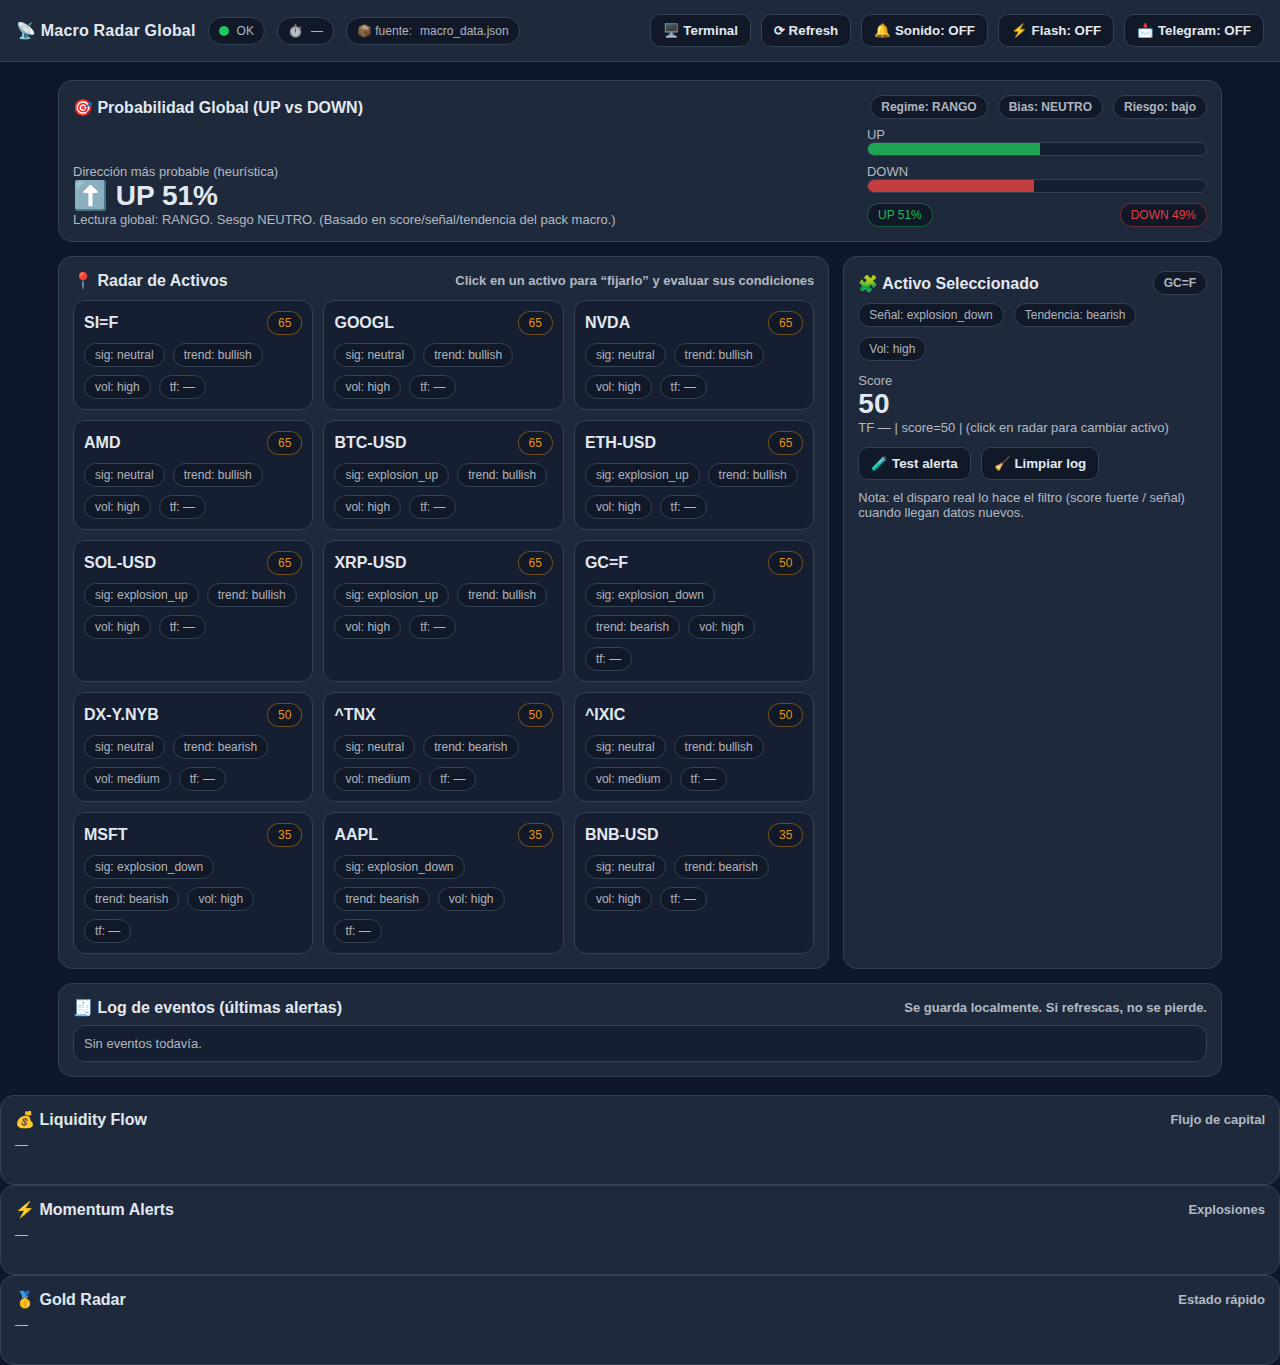
<file: docs/premium-terminal/radar.html>
<!doctype html>
<html lang="es">
<head>
  <meta charset="utf-8"/>
  <meta name="viewport" content="width=device-width, initial-scale=1"/>
  <title>Macro Radar Global (Premium)</title>

  <style>
    :root{
      --bg:#0f172a;
      --panel:#1e293b;
      --panel2:#111827;
      --border:#334155;
      --text:#e2e8f0;
      --muted:rgba(226,232,240,.75);
      --good:#22c55e;
      --warn:#f59e0b;
      --bad:#ef4444;
      --blue:#60a5fa;
    }
    *{ box-sizing:border-box; }
    body{ margin:0; font-family: Arial, sans-serif; background:var(--bg); color:var(--text); }
    a{ color:inherit; text-decoration:none; }

    header{
      padding:14px 16px; background:var(--panel);
      display:flex; align-items:center; justify-content:space-between;
      gap:12px; flex-wrap:wrap;
      border-bottom:1px solid var(--border);
      position:sticky; top:0; z-index:20;
    }
    .hLeft{ display:flex; gap:12px; align-items:center; flex-wrap:wrap; }
    .brand{ font-weight:900; letter-spacing:.2px; }
    .chip{
      display:inline-flex; align-items:center; gap:8px;
      padding:6px 10px; border-radius:999px;
      border:1px solid var(--border); background:var(--panel2);
      font-size:12px; color:var(--muted);
      white-space:nowrap;
    }
    .dot{ width:10px; height:10px; border-radius:999px; background:var(--border); }
    .dot.good{ background:var(--good); }
    .dot.warn{ background:var(--warn); }
    .dot.bad{ background:var(--bad); }

    .hRight{ display:flex; gap:10px; align-items:center; flex-wrap:wrap; }
    button, select{
      padding:8px 12px; border-radius:10px;
      border:1px solid var(--border);
      background:var(--panel2); color:var(--text);
      cursor:pointer; font-weight:700;
    }
    button:hover{ filter:brightness(1.05); }
    button:active{ transform:scale(.99); }

    .wrap{ padding:18px; max-width:1200px; margin:0 auto; }
    .grid{
      display:grid; gap:14px;
      grid-template-columns: repeat(12, 1fr);
    }
    .card{
      background:var(--panel);
      border:1px solid var(--border);
      border-radius:14px;
      padding:14px;
      min-height:90px;
    }
    .cardTitle{ font-weight:900; margin-bottom:8px; display:flex; justify-content:space-between; align-items:center; gap:10px; }
    .muted{ color:var(--muted); font-size:13px; }
    .big{ font-size:28px; font-weight:900; }
    .row{ display:flex; gap:10px; flex-wrap:wrap; align-items:center; }
    .pill{
      border:1px solid var(--border);
      background:var(--panel2);
      border-radius:999px;
      padding:4px 10px;
      font-size:12px;
      color:var(--muted);
    }
    .pill.good{ border-color:rgba(34,197,94,.4); color:rgba(34,197,94,.95); }
    .pill.warn{ border-color:rgba(245,158,11,.4); color:rgba(245,158,11,.95); }
    .pill.bad{ border-color:rgba(239,68,68,.4); color:rgba(239,68,68,.95); }

    /* radar cards */
    .assetGrid{ display:grid; gap:10px; grid-template-columns: repeat(auto-fit, minmax(190px, 1fr)); margin-top:10px; }
    .asset{
      background:rgba(15,23,42,.55);
      border:1px solid var(--border);
      border-radius:12px;
      padding:10px;
      cursor:pointer;
      user-select:none;
    }
    .asset:hover{ filter:brightness(1.05); }
    .assetTop{ display:flex; justify-content:space-between; gap:10px; align-items:center; }
    .assetSym{ font-weight:900; }
    .assetMeta{ margin-top:8px; display:flex; gap:8px; flex-wrap:wrap; }
    .mini{ font-size:12px; color:var(--muted); }

    /* toggles */
    .toggleBtn.on{
      border-color: rgba(34,197,94,.7);
      box-shadow: 0 0 0 2px rgba(34,197,94,.12) inset;
    }

    /* log */
    .log{
      background:rgba(15,23,42,.55);
      border:1px solid var(--border);
      border-radius:12px;
      padding:10px;
      max-height:260px;
      overflow:auto;
      font-size:13px;
    }
    .logItem{ padding:8px 6px; border-bottom:1px dashed rgba(51,65,85,.6); }
    .logItem:last-child{ border-bottom:none; }
    .logTime{ color:var(--muted); font-size:12px; }

    /* flash overlay */
    .flashOverlay{
      position:fixed; inset:0;
      pointer-events:none;
      opacity:0;
      transition:opacity .12s ease;
      z-index:9999;
      background:rgba(255,255,255,.14);
    }
    .flashOverlay.on{ opacity:1; }

    @media (max-width: 700px){
      .big{ font-size:24px; }
      .wrap{ padding:12px; }
    }
  </style>
</head>

<body>
  <header>
    <div class="hLeft">
      <div class="brand">📡 Macro Radar Global</div>
      <div class="chip" id="healthChip"><span class="dot" id="healthDot"></span><span id="healthText">Cargando…</span></div>
      <div class="chip">⏱️ <span id="updatedText">—</span></div>
      <div class="chip">📦 fuente: <span id="jsonPath">macro_data.json</span></div>
    </div>

    <div class="hRight">
      <button id="btnOpenTerminal">🖥️ Terminal</button>
      <button id="btnRefresh">⟳ Refresh</button>

      <button id="btnSound" class="toggleBtn">🔔 Sonido: OFF</button>
      <button id="btnFlash" class="toggleBtn">⚡ Flash: OFF</button>
      <button id="btnTelegram" class="toggleBtn">📩 Telegram: OFF</button>
    </div>
  </header>

  <div class="wrap">
    <div class="grid">

      
      <!-- PROBABILITY -->
      <div class="card" style="grid-column: span 12;">
        <div class="cardTitle">
          <div>🎯 Probabilidad Global (UP vs DOWN)</div>
          <div class="row">
            <span class="pill" id="pillRegime">Regime: —</span>
            <span class="pill" id="pillBias">Bias: —</span>
            <span class="pill" id="pillRisk">Riesgo: —</span>
          </div>
        </div>

        <div class="row" style="align-items:flex-end; justify-content:space-between;">
        
          <div>
            <div class="muted">Dirección más probable (heurística)</div>
            <div class="big" id="probHeadline">—</div>
            <div class="muted" id="probExplain">—</div>
          </div>
          <div style="min-width:280px; width:340px;">
            <div class="muted">UP</div>
            <div style="height:14px;border:1px solid var(--border);border-radius:999px;background:rgba(15,23,42,.55);overflow:hidden;">
              <div id="barUp" style="height:100%;width:50%;background:rgba(34,197,94,.8);"></div>
            </div>
            <div class="muted" style="margin-top:8px;">DOWN</div>
            <div style="height:14px;border:1px solid var(--border);border-radius:999px;background:rgba(15,23,42,.55);overflow:hidden;">
              <div id="barDown" style="height:100%;width:50%;background:rgba(239,68,68,.8);"></div>
            </div>
            <div class="row" style="margin-top:10px; justify-content:space-between;">
              <span class="pill good" id="pctUp">UP 50%</span>
              <span class="pill bad" id="pctDown">DOWN 50%</span>
            </div>
          </div>
        </div>
      </div>

      <!-- RADAR -->
      <div class="card" style="grid-column: span 8;">
        <div class="cardTitle">
          <div>📍 Radar de Activos</div>
          <div class="muted">Click en un activo para “fijarlo” y evaluar sus condiciones</div>
        </div>
        <div class="assetGrid" id="assetGrid"></div>
      </div>

      <!-- SELECTED -->
      <div class="card" style="grid-column: span 4;">
        <div class="cardTitle">
          <div>🧩 Activo Seleccionado</div>
          <span class="pill" id="selSym">—</span>
        </div>
        <div class="row">
          <span class="pill" id="selSignal">Señal: —</span>
          <span class="pill" id="selTrend">Tendencia: —</span>
          <span class="pill" id="selVol">Vol: —</span>
        </div>

        <div style="margin-top:12px;">
          <div class="muted">Score</div>
          <div class="big" id="selScore">—</div>
          <div class="muted" id="selDetail">—</div>
        </div>

        <div style="margin-top:12px;" class="row">
          <button id="btnTestAlert">🧪 Test alerta</button>
          <button id="btnClearLog">🧹 Limpiar log</button>
        </div>

        <div style="margin-top:10px" class="muted">
          Nota: el disparo real lo hace el filtro (score fuerte / señal) cuando llegan datos nuevos.
        </div>
      </div>

      <!-- EVENT LOG -->
      <div class="card" style="grid-column: span 12;">
        <div class="cardTitle">
          <div>🧾 Log de eventos (últimas alertas)</div>
          <div class="muted">Se guarda localmente. Si refrescas, no se pierde.</div>
        </div>
        <div class="log" id="eventLog"></div>
      </div>
    </div>
  </div>

  <!-- EXTRA MODULES -->
<div class="card" style="grid-column: span 4;">
  <div class="cardTitle">
    <div>💰 Liquidity Flow</div>
    <div class="muted">Flujo de capital</div>
  </div>
  <div id="liquidityFlow" class="muted">—</div>
</div>

<div class="card" style="grid-column: span 4;">
  <div class="cardTitle">
    <div>⚡ Momentum Alerts</div>
    <div class="muted">Explosiones</div>
  </div>
  <div id="momentumAlerts" class="muted">—</div>
</div>

<div class="card" style="grid-column: span 4;">
  <div class="cardTitle">
    <div>🥇 Gold Radar</div>
    <div class="muted">Estado rápido</div>
  </div>
  <div id="goldRadar" class="muted">—</div>
</div>

  <div id="flashOverlay" class="flashOverlay"></div>

<script>
  // ========= CONFIG =========
  const BASE = new URL(".", location.href);
  const JSON_URL = new URL("macro_data.json", BASE).toString();
  const WATCH_URL = new URL("watchlist.json", BASE).toString(); // opcional, por si existe
  const REFRESH_MS = 60000;
  const FREEZE_WARN_MS = 10 * 60_000;

  // Telegram relay (NO token aquí)
  const TELEGRAM_RELAY_URL = null; // ej: "https://tu-relay.com/telegram"

  // ========= SETTINGS (persistentes) =========
  const ALERT_KEYS = {
    sound: "alerts_sound",
    flash: "alerts_flash",
    telegram: "alerts_telegram",
    selected: "radar_selected_asset",
    log: "radar_event_log"
  };

  const settings = {
    sound: localStorage.getItem(ALERT_KEYS.sound) === "1",
    flash: localStorage.getItem(ALERT_KEYS.flash) === "1",
    telegram: localStorage.getItem(ALERT_KEYS.telegram) === "1",
    selected: localStorage.getItem(ALERT_KEYS.selected) || "",
  };

  function setSetting(k, v){
    settings[k] = !!v;
    localStorage.setItem(ALERT_KEYS[k], settings[k] ? "1" : "0");
    renderAlertButtons();
  }

  // ========= UI refs =========
  const healthText = document.getElementById("healthText");
  const healthDot = document.getElementById("healthDot");
  const updatedText = document.getElementById("updatedText");
  document.getElementById("jsonPath").textContent = "macro_data.json";

  const btnRefresh = document.getElementById("btnRefresh");
  const btnOpenTerminal = document.getElementById("btnOpenTerminal");

  const btnSound = document.getElementById("btnSound");
  const btnFlash = document.getElementById("btnFlash");
  const btnTelegram = document.getElementById("btnTelegram");

  const assetGrid = document.getElementById("assetGrid");

  const selSym = document.getElementById("selSym");
  const selSignal = document.getElementById("selSignal");
  const selTrend = document.getElementById("selTrend");
  const selVol = document.getElementById("selVol");
  const selScore = document.getElementById("selScore");
  const selDetail = document.getElementById("selDetail");

  const pillRegime = document.getElementById("pillRegime");
  const pillBias = document.getElementById("pillBias");
  const pillRisk = document.getElementById("pillRisk");

  const probHeadline = document.getElementById("probHeadline");
  const probExplain = document.getElementById("probExplain");
  const barUp = document.getElementById("barUp");
  const barDown = document.getElementById("barDown");
  const pctUp = document.getElementById("pctUp");
  const pctDown = document.getElementById("pctDown");

  const eventLogEl = document.getElementById("eventLog");
  const btnTestAlert = document.getElementById("btnTestAlert");
  const btnClearLog = document.getElementById("btnClearLog");

  // ========= helpers =========
  function fmt(n, d=2){
    if (n === undefined || n === null || Number.isNaN(n)) return "—";
    return Number(n).toFixed(d);
  }
  function clamp(v,a,b){ return Math.max(a, Math.min(b, v)); }
  function nowISO(){ return new Date().toISOString(); }
  function msToMin(ms){ return Math.round(ms/60000); }

  async function fetchJson(url){
    const r = await fetch(url + "?v=" + Date.now(), { cache:"no-store" });
    if (!r.ok) throw new Error(url + " HTTP " + r.status);
    return await r.json();
  }

  function setHealth(text, level="good"){
    healthText.textContent = text;
    healthDot.classList.remove("good","warn","bad");
    healthDot.classList.add(level);
  }

  // ========= alert actions =========
  function doFlash(){
    const el = document.getElementById("flashOverlay");
    el.classList.add("on");
    setTimeout(()=> el.classList.remove("on"), 180);
  }

  function doBeep(){
    try{
      const ctx = new (window.AudioContext || window.webkitAudioContext)();
      const o = ctx.createOscillator();
      const g = ctx.createGain();
      o.type = "sine";
      o.frequency.value = 880;
      g.gain.value = 0.05;
      o.connect(g); g.connect(ctx.destination);
      o.start();
      setTimeout(()=>{ o.stop(); ctx.close(); }, 120);
    }catch(e){}
  }

  async function doTelegram(message){
    if (!TELEGRAM_RELAY_URL) return;
    try{
      await fetch(TELEGRAM_RELAY_URL, {
        method:"POST",
        headers:{ "Content-Type":"application/json" },
        body: JSON.stringify({ message })
      });
    }catch(e){}
  }

  // ========= event log =========
  function loadLog(){
    try{
      return JSON.parse(localStorage.getItem(ALERT_KEYS.log) || "[]");
    }catch(e){ return []; }
  }
  function saveLog(items){
    localStorage.setItem(ALERT_KEYS.log, JSON.stringify(items.slice(0, 60))); // max 60
  }
  function pushLog(item){
    const items = loadLog();
    items.unshift(item);
    saveLog(items);
    renderLog();
  }
  function renderLog(){
    const items = loadLog();
    if (!items.length){
      eventLogEl.innerHTML = `<div class="muted">Sin eventos todavía.</div>`;
      return;
    }
    eventLogEl.innerHTML = items.map(x => `
      <div class="logItem">
        <div><b>${x.symbol}</b> | ${x.signal} | score=${x.score} | price=${x.price ?? "—"}</div>
        <div class="logTime">${x.time}</div>
      </div>
    `).join("");
  }

  // ========= toggle buttons =========
  function renderAlertButtons(){
    btnSound.classList.toggle("on", settings.sound);
    btnFlash.classList.toggle("on", settings.flash);
    btnTelegram.classList.toggle("on", settings.telegram);

    btnSound.textContent = `🔔 Sonido: ${settings.sound ? "ON" : "OFF"}`;
    btnFlash.textContent = `⚡ Flash: ${settings.flash ? "ON" : "OFF"}`;
    btnTelegram.textContent = `📩 Telegram: ${settings.telegram ? "ON" : "OFF"}`;
  }

  btnSound.onclick = ()=> setSetting("sound", !settings.sound);
  btnFlash.onclick = ()=> setSetting("flash", !settings.flash);
  btnTelegram.onclick = ()=> setSetting("telegram", !settings.telegram);

  btnOpenTerminal.onclick = ()=> window.location.href = "./index.html";
  btnRefresh.onclick = ()=> loadData();

  btnClearLog.onclick = ()=>{
    localStorage.removeItem(ALERT_KEYS.log);
    renderLog();
  };

  // ========= data + logic =========
  let refreshTimer = null;
  let lastUpdatedISO = null;
  let lastDataCache = null;

  // Heurística global:
  // - Suma "momentum" de activos claves (DXY, TNX, NASDAQ, BTC, GOLD, etc.)
  // - Usa score / trend / signal si existen.
  // Output: upPct/downPct + texto explicación.
  function computeGlobalProbability(macro){
    const assets = macro?.assets || {};
    const keys = Object.keys(assets);

    // pesos (ajústalos cuando quieras)
    const W = {
      "GC=F": 1.2,  // GOLD
      "SI=F": 0.6,  // Silver
      "^TNX": 0.9,  // US 10Y
      "DX-Y.NYB": 0.9, // DXY
      "^IXIC": 0.7, // Nasdaq
      "BTC-USD": 0.7,
      "ETH-USD": 0.4,
      "AAPL": 0.3,
      "MSFT": 0.3,
      "NVDA": 0.3,
      "AMD": 0.25,
      "GOOGL": 0.25,
      "SOL-USD": 0.2,
      "XRP-USD": 0.2,
      "BNB-USD": 0.2
    };

    function dirScore(a){
      // - Señal / trend / score -> devuelve de -1 a +1
      const score = (a?.score ?? 50);
      const signal = (a?.signal || a?.status || "").toString().toLowerCase();
      const trend = (a?.trend || "").toString().toLowerCase();

      let s = 0;
      // score empuja suave
      s += clamp((score - 50) / 25, -1, 1) * 0.55;

      // señal empuja fuerte
      if (signal.includes("buy") || signal.includes("long") || signal.includes("explosion_up")) s += 0.55;
      if (signal.includes("sell") || signal.includes("short") || signal.includes("explosion_down")) s -= 0.55;

      // trend empuja medio
      if (trend.includes("bull")) s += 0.25;
      if (trend.includes("bear")) s -= 0.25;

      return clamp(s, -1, 1);
    }

    let totalW = 0;
    let sum = 0;

    for (const k of keys){
      const w = (W[k] ?? 0.15);
      const a = assets[k];
      const d = dirScore(a);
      sum += d * w;
      totalW += w;
    }

    if (totalW <= 0) totalW = 1;
    const norm = sum / totalW; // -1..+1

    // convertir a porcentaje con una curva suave
    const up = clamp(50 + norm*22, 5, 95);
    const down = 100 - up;

    // Regime / bias / risk (best effort)
    const gold = assets["GC=F"] || assets["GOLD"] || null;
    const gTrend = (gold?.trend || "").toString().toLowerCase();
    const risk = gold?.risk || gold?.atr_pct || gold?.atrPct || null;

    const regime =
      Math.abs(norm) < 0.12 ? "RANGO" :
      norm > 0 ? "RISK-ON" : "RISK-OFF";

    const bias =
      norm > 0.18 ? "ALCISTA" :
      norm < -0.18 ? "BAJISTA" : "NEUTRO";

    const riskTxt =
      risk === null ? "—" :
      (Number(risk) <= 1.0 ? "bajo" : (Number(risk) <= 2.2 ? "medio" : "alto"));

    const explain = `Lectura global: ${regime}. Sesgo ${bias}. (Basado en score/señal/tendencia del pack macro.)`;

    return { up, down, regime, bias, riskTxt, explain };
  }

  function assetToUI(symbol, a){
    const score = a?.score ?? 50;
    const trend = (a?.trend || "—");
    const signal = (a?.signal || a?.status || "neutral");
    const tf = (a?.tf || a?.timeframe || "—");

    // color
    let level = "warn";
    if (score >= 70) level = "good";
    else if (score <= 30) level = "bad";

    const vol = (a?.volatility || a?.vol || "—");

    return { symbol, score, trend, signal, tf, vol, level };
  }

  function renderAssets(macro){
    const assets = macro?.assets || {};
    const symbols = Object.keys(assets);

    // ordenar por score desc para ver "lo caliente arriba"
    const items = symbols
      .map(sym => assetToUI(sym, assets[sym]))
      .sort((x,y)=> (y.score - x.score));

    assetGrid.innerHTML = items.map(x => `
      <div class="asset" data-sym="${x.symbol}">
        <div class="assetTop">
          <div class="assetSym">${x.symbol}</div>
          <span class="pill ${x.level}">${Math.round(x.score)}</span>
        </div>
        <div class="assetMeta">
          <span class="pill">sig: ${x.signal}</span>
          <span class="pill">trend: ${x.trend}</span>
          <span class="pill">vol: ${x.vol}</span>
          <span class="pill">tf: ${x.tf}</span>
        </div>
      </div>
    `).join("");

    // click handler
    assetGrid.querySelectorAll(".asset").forEach(el=>{
      el.addEventListener("click", ()=>{
        const sym = el.getAttribute("data-sym");
        settings.selected = sym;
        localStorage.setItem(ALERT_KEYS.selected, sym);
        renderSelected(macro);
      });
    });
  }

  function renderSelected(macro){
    const assets = macro?.assets || {};
    const sym = settings.selected || Object.keys(assets)[0] || "";
    const a = assets[sym] || null;

    selSym.textContent = sym || "—";

    if (!a){
      selSignal.textContent = "Señal: —";
      selTrend.textContent = "Tendencia: —";
      selVol.textContent = "Vol: —";
      selScore.textContent = "—";
      selDetail.textContent = "—";
      return;
    }

    const ui = assetToUI(sym, a);

    selSignal.textContent = `Señal: ${ui.signal}`;
    selTrend.textContent = `Tendencia: ${ui.trend}`;
    selVol.textContent = `Vol: ${ui.vol}`;
    selScore.textContent = `${Math.round(ui.score)}`;
    selDetail.textContent = `TF ${ui.tf} | score=${fmt(ui.score,0)} | (click en radar para cambiar activo)`;
  }

  // Disparo “francotirador”: score >=70 o <=30
  async function fireAlert(payload){
    const msg = `🚨 ${payload.symbol} | ${payload.signal} | score=${payload.score} | price=${payload.price ?? "—"}`;

    if (settings.sound) doBeep();
    if (settings.flash) doFlash();
    if (settings.telegram) await doTelegram(msg);

    pushLog({
      time: new Date().toLocaleString(),
      symbol: payload.symbol,
      signal: payload.signal,
      score: payload.score,
      price: payload.price ?? "—"
    });
  }

  function shouldTrigger(a){
    const score = a?.score ?? 50;
    const signal = (a?.signal || a?.status || "").toString().toLowerCase();
    const strong = (score >= 70 || score <= 30);
    const hasDirection = (signal.includes("buy") || signal.includes("sell") || signal.includes("explosion_"));
    return strong && hasDirection;
  }

  // Evitar spameo: recordamos último disparo por símbolo+signal
  const lastShot = {};

  async function checkAlerts(macro){
    const assets = macro?.assets || {};
    for (const sym of Object.keys(assets)){
      const a = assets[sym];
      if (!shouldTrigger(a)) continue;

      const signal = (a?.signal || a?.status || "signal").toString();
      const key = sym + "::" + signal;
      const score = Math.round(a?.score ?? 50);

      // cooldown 5 min por misma señal
      const now = Date.now();
      const prev = lastShot[key] || 0;
      if (now - prev < 5*60_000) continue;
      lastShot[key] = now;

      await fireAlert({
        symbol: sym,
        signal,
        score,
        price: a?.price || a?.close || a?.last || null
      });
    }
  }

  function renderProbability(macro){
    const p = computeGlobalProbability(macro);

    pillRegime.textContent = `Regime: ${p.regime}`;
    pillBias.textContent = `Bias: ${p.bias}`;
    pillRisk.textContent = `Riesgo: ${p.riskTxt}`;

    const up = Math.round(p.up);
    const down = 100 - up;

    barUp.style.width = up + "%";
    barDown.style.width = down + "%";
    pctUp.textContent = `UP ${up}%`;
    pctDown.textContent = `DOWN ${down}%`;

    probHeadline.textContent = up >= down ? `⬆️ UP ${up}%` : `⬇️ DOWN ${down}%`;
    probExplain.textContent = p.explain;
  }

  // ========= main loader =========
  async function loadData(){
    try{
      const macro = await fetchJson(JSON_URL);
      lastDataCache = macro;

      // updated / freeze
      const updated = macro?.meta?.updated || macro?.updated || null;
      lastUpdatedISO = updated || lastUpdatedISO;

      if (lastUpdatedISO){
        updatedText.textContent = lastUpdatedISO;
        const ageMs = Date.now() - new Date(lastUpdatedISO).getTime();
        if (ageMs > FREEZE_WARN_MS){
          setHealth(`Datos congelados (edad ${msToMin(ageMs)}m)`, "warn");
        }else{
          setHealth(`OK (edad ${msToMin(ageMs)}m)`, "good");
        }
      }else{
        updatedText.textContent = "—";
        setHealth("OK", "good");
      }

      renderProbability(macro);
      renderAssets(macro);
      renderSelected(macro);

      

      // alert check on fresh data
      await checkAlerts(macro);

    }catch(e){
      setHealth("Error cargando datos", "bad");
      console.error(e);
    }
  }

  // test alert button
  btnTestAlert.onclick = async ()=>{
    const sym = settings.selected || "TEST";
    await fireAlert({ symbol:sym, signal:"TEST_BUY", score: 78, price:"—" });
  };

  // ========= init =========
  renderAlertButtons();
  renderLog();
  loadData();

  if (refreshTimer) clearInterval(refreshTimer);
  refreshTimer = setInterval(loadData, REFRESH_MS);

  function updateExtraModules(data){

  const assets = data.assets || {};

  let crypto=0, tech=0, macro=0, gold=0;

  let explosions=[];

  Object.entries(assets).forEach(([sym,a])=>{

    const score=a.score||50;
    const signal=a.signal||"";

    if(sym.includes("BTC")||sym.includes("ETH")||sym.includes("SOL")||sym.includes("XRP"))
      crypto+=score;

    if(["AAPL","MSFT","NVDA","AMD","GOOGL"].includes(sym))
      tech+=score;

    if(sym.includes("DX")||sym.includes("TNX")||sym.includes("IXIC"))
      macro+=score;

    if(sym.includes("GC"))
      gold=score;

    if(signal.includes("explosion"))
      explosions.push(`${sym} ${signal}`);
  });

  document.getElementById("liquidityFlow").innerHTML=
  `
  Crypto ${arrow(crypto)}
  <br>Tech ${arrow(tech)}
  <br>Macro ${arrow(macro)}
  <br>Gold ${arrow(gold)}
  `;

  document.getElementById("momentumAlerts").innerHTML=
  explosions.length ? explosions.join("<br>") : "No explosions detected";

  const g=assets["GC=F"]||{};
  document.getElementById("goldRadar").innerHTML=
  `
  Trend: ${g.trend || "-"}<br>
  Signal: ${g.signal || "-"}<br>
  Score: ${g.score || "-"}
  `;
}

function arrow(v){
  if(v>200) return "↑↑";
  if(v>120) return "↑";
  if(v>80) return "→";
  if(v>40) return "↓";
  return "↓↓";
}
</script>
</body>
</html>
</file>
